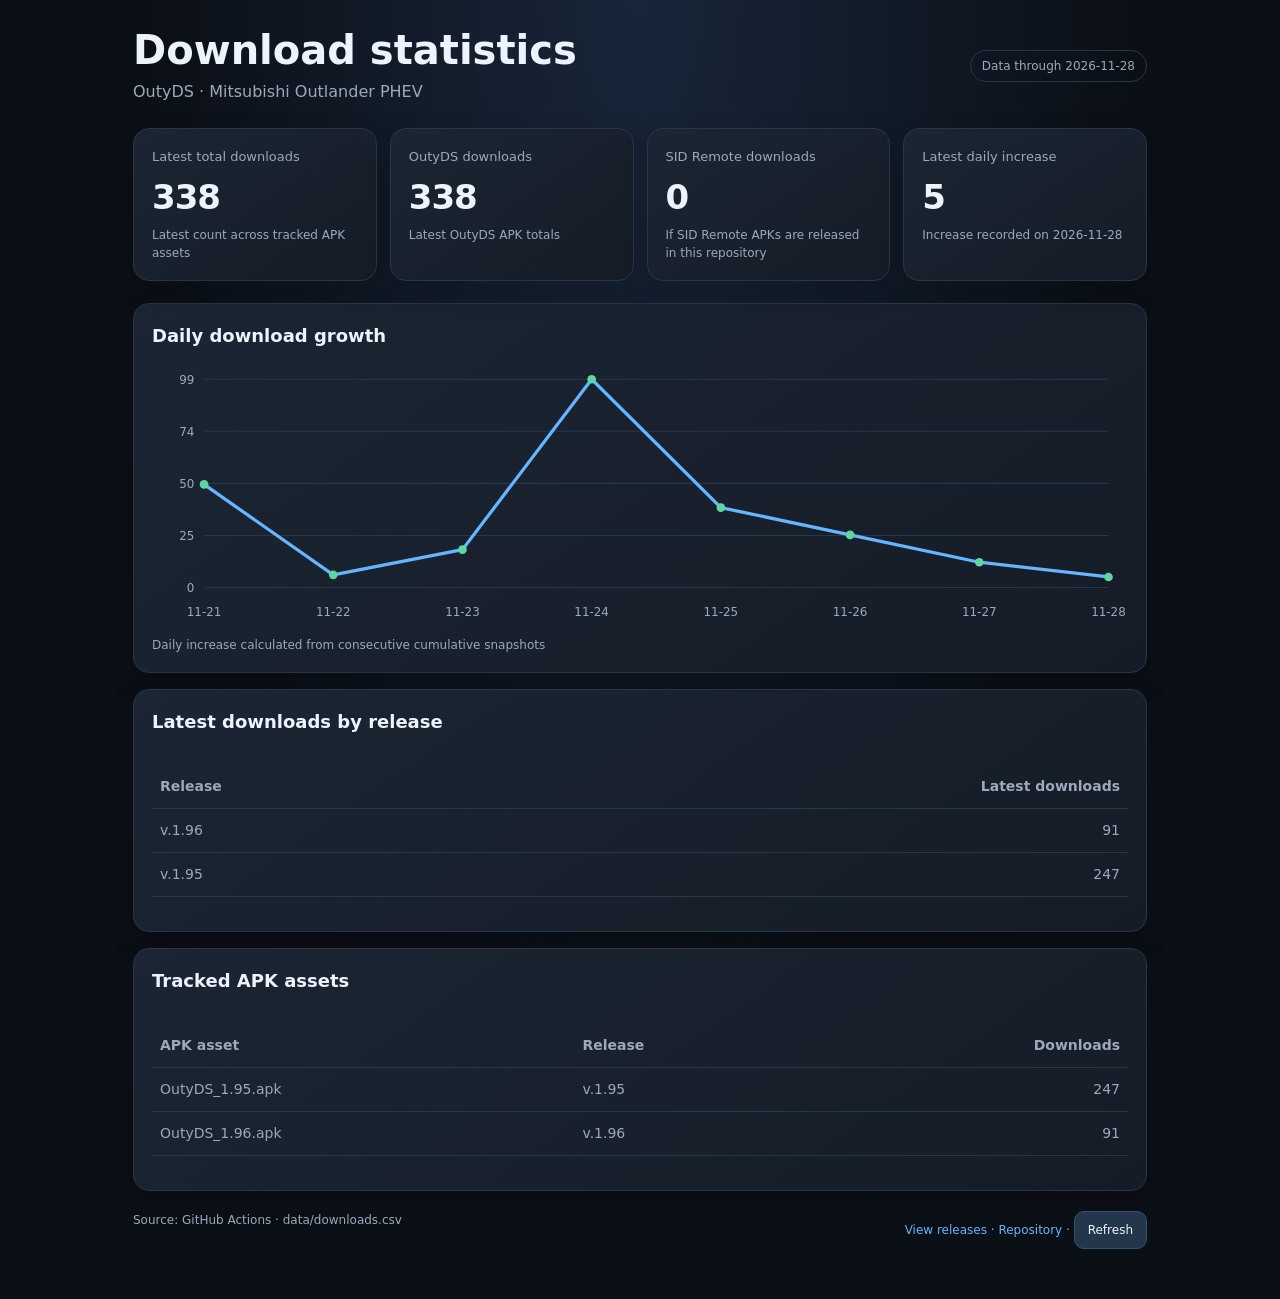
<file: index.html>
<!doctype html>
<html lang="en">
<head>
<meta charset="utf-8">
<meta name="viewport" content="width=device-width,initial-scale=1">
<meta name="theme-color" content="#10141d">
<title>OutyDS · Download Statistics</title>
<style>
:root {
  color-scheme: dark;
  --bg:#0b0f16;
  --panel:#151c27;
  --panel2:#1b2533;
  --text:#edf3fb;
  --muted:#9ba9ba;
  --line:#293647;
  --accent:#65b5ff;
  --green:#5ed6a0;
}
* {box-sizing:border-box}
body {
  margin:0;
  background:radial-gradient(ellipse at top,#18263a 0,#0b0f16 55%);
  color:var(--text);
  font:16px/1.5 system-ui,-apple-system,Segoe UI,Roboto,sans-serif;
}
main {max-width:1050px;margin:auto;padding:28px 18px 50px}
header {
  display:flex;justify-content:space-between;
  align-items:center;gap:16px;margin-bottom:24px
}
h1 {font-size:clamp(27px,5vw,40px);line-height:1.1;margin:0}
h2 {font-size:18px;margin:0 0 14px}
.sub {color:var(--muted);margin:8px 0 0}
.pill {
  border:1px solid var(--line);border-radius:99px;
  padding:6px 11px;color:var(--muted);
  font-size:12px;white-space:nowrap
}
.grid {
  display:grid;grid-template-columns:repeat(4,minmax(0,1fr));
  gap:13px;margin:22px 0
}
.card {
  background:linear-gradient(145deg,var(--panel2),var(--panel));
  border:1px solid var(--line);border-radius:16px;
  padding:18px;min-width:0;box-shadow:0 10px 30px #0002
}
.metric-label {font-size:13px;color:var(--muted)}
.metric {
  font-size:clamp(25px,4vw,34px);font-weight:750;
  letter-spacing:-1px;margin-top:5px;overflow-wrap:anywhere
}
.metric-note {font-size:12px;color:var(--muted);margin-top:3px}
.panel {margin-top:16px}
.chart-wrap {width:100%;overflow:hidden}
.chart {width:100%;height:auto;display:block;min-height:170px}
.legend {
  display:flex;gap:18px;flex-wrap:wrap;
  color:var(--muted);font-size:12px;margin-top:8px
}
table {width:100%;border-collapse:collapse;font-size:14px}
th,td {text-align:left;padding:11px 8px;border-bottom:1px solid var(--line)}
th {color:var(--muted);font-weight:600}
td:last-child,th:last-child {text-align:right;font-variant-numeric:tabular-nums}
.empty {color:var(--muted);padding:16px 0}
.foot {
  color:var(--muted);font-size:12px;margin-top:20px;
  display:flex;justify-content:space-between;gap:12px;flex-wrap:wrap
}
a {color:var(--accent);text-decoration:none}
a:hover {text-decoration:underline}
.refresh {
  background:#23364c;border:1px solid #35516e;
  color:var(--text);border-radius:10px;padding:9px 13px;
  font:inherit;cursor:pointer
}
.error {color:#ffb4a9}
@media(max-width:720px) {
  main {padding:22px 13px 36px}
  .grid {grid-template-columns:repeat(2,minmax(0,1fr));gap:10px}
  .card {padding:14px}
  header {align-items:flex-start}
  .pill {font-size:11px}
}
@media(max-width:420px) {
  .pill {display:none}
  th,td {font-size:12px;padding:9px 5px}
}
</style>
</head>
<body>
<main>
<header>
  <div>
    <h1>Download statistics</h1>
    <p class="sub">OutyDS · Mitsubishi Outlander PHEV</p>
  </div>
  <span class="pill" id="updated">Loading data…</span>
</header>

<div class="grid">
  <section class="card">
    <div class="metric-label">Latest total downloads</div>
    <div class="metric" id="total">—</div>
    <div class="metric-note">Latest count across tracked APK assets</div>
  </section>
  <section class="card">
    <div class="metric-label">OutyDS downloads</div>
    <div class="metric" id="outy">—</div>
    <div class="metric-note">Latest OutyDS APK totals</div>
  </section>
  <section class="card">
    <div class="metric-label">SID Remote downloads</div>
    <div class="metric" id="sid">—</div>
    <div class="metric-note">If SID Remote APKs are released in this repository</div>
  </section>
  <section class="card">
    <div class="metric-label">Latest daily increase</div>
    <div class="metric" id="daily">—</div>
    <div class="metric-note" id="daily-note">Needs two daily snapshots</div>
  </section>
</div>

<section class="card panel">
  <h2>Daily download growth</h2>
  <div class="chart-wrap" id="chart">
    <div class="empty">Loading history…</div>
  </div>
  <div class="legend">Daily increase calculated from consecutive cumulative snapshots</div>
</section>

<section class="card panel">
  <h2>Latest downloads by release</h2>
  <div id="releases" class="empty">Loading…</div>
</section>

<section class="card panel">
  <h2>Tracked APK assets</h2>
  <div id="assets" class="empty">Loading…</div>
</section>

<div class="foot">
  <span>Source: GitHub Actions · data/downloads.csv</span>
  <span>
    <a href="https://github.com/cangri-outy/Outy/releases" target="_blank" rel="noopener">View releases</a>
    ·
    <a href="https://github.com/cangri-outy/Outy" target="_blank" rel="noopener">Repository</a>
    ·
    <button class="refresh" id="reload">Refresh</button>
  </span>
</div>
</main>

<script>
const CSV_URL='./data/downloads.csv';

const fmt=n=>Number(n||0).toLocaleString();

function parseCSV(text) {
  const lines=text.trim().split(/\r?\n/);
  if(lines.length<2)return[];
  const head=lines.shift().split(',').map(x=>x.trim());
  return lines.filter(Boolean).map(line=>{
    const c=line.split(',');
    const o={};
    head.forEach((h,i)=>o[h]=(c[i]||'').trim());
    o.downloads=Number(o.downloads)||0;
    return o;
  });
}

function dayGap(a,b) {
  return Math.round((Date.parse(b+'T00:00:00Z')-Date.parse(a+'T00:00:00Z'))/864e5);
}

function esc(s) {
  return String(s).replace(/[&<>"']/g,c=>({
    '&':'&amp;','<':'&lt;','>':'&gt;',
    '"':'&quot;',"'":'&#39;'
  }[c]));
}

function drawChart(days) {
  const el=document.getElementById('chart');

  if(!days.length) {
    el.innerHTML='<div class="empty">No daily history yet. A second daily snapshot is needed to calculate growth.</div>';
    return;
  }

  const W=900,H=245,L=48,R=18,T=15,B=38;
  const max=Math.max(1,...days.map(d=>d.count));
  const x=i=>L+(days.length===1?(W-L-R)/2:i*(W-L-R)/(days.length-1));
  const y=v=>T+(H-T-B)*(1-v/max);
  let grid='';

  for(let i=0;i<=4;i++) {
    const val=max*i/4,yy=y(val);
    grid+=`<line x1="${L}" y1="${yy}" x2="${W-R}" y2="${yy}" stroke="#293647"/>`;
    grid+=`<text x="${L-9}" y="${yy+4}" fill="#9ba9ba" font-size="11" text-anchor="end">${Math.round(val)}</text>`;
  }

  const labels=days.map((d,i)=>{
    if(days.length>9&&i%Math.ceil(days.length/6)!==0&&i!==days.length-1)return'';
    return`<text x="${x(i)}" y="${H-12}" fill="#9ba9ba" font-size="11" text-anchor="middle">${d.date.slice(5)}</text>`;
  }).join('');

  el.innerHTML=`<svg class="chart" viewBox="0 0 ${W} ${H}" role="img" aria-label="Daily APK download increase chart">
    ${grid}
    <polyline points="${days.map((d,i)=>x(i)+','+y(d.count)).join(' ')}" fill="none" stroke="#65b5ff" stroke-width="3" stroke-linecap="round" stroke-linejoin="round"/>
    ${days.map((d,i)=>`<circle cx="${x(i)}" cy="${y(d.count)}" r="4" fill="#5ed6a0"><title>${d.date}: ${d.count} new downloads</title></circle>`).join('')}
    ${labels}
  </svg>`;
}

async function load() {
  const updated=document.getElementById('updated');

  try {
    const res=await fetch(CSV_URL+'?v='+Date.now(),{cache:'no-store'});
    if(!res.ok)throw Error('Could not fetch CSV (HTTP '+res.status+')');

    const rows=parseCSV(await res.text()).filter(r=>/\.apk$/i.test(r.asset));
    if(!rows.length)throw Error('CSV has no download records yet.');

    rows.sort((a,b)=>
      a.date_utc.localeCompare(b.date_utc)||
      a.release.localeCompare(b.release)||
      a.asset.localeCompare(b.asset)
    );

    const latestMap=new Map();

    rows.forEach(r=>{
      const k=r.release+'|'+r.asset;
      const old=latestMap.get(k);
      if(!old||r.date_utc>=old.date_utc)latestMap.set(k,r);
    });

    const latest=[...latestMap.values()];

    const total=latest.reduce((s,r)=>s+r.downloads,0);
    const outy=latest.filter(r=>/outy/i.test(r.asset))
      .reduce((s,r)=>s+r.downloads,0);
    const sid=latest.filter(r=>/sid/i.test(r.asset))
      .reduce((s,r)=>s+r.downloads,0);

    document.getElementById('total').textContent=fmt(total);
    document.getElementById('outy').textContent=fmt(outy);
    document.getElementById('sid').textContent=fmt(sid);

    const prev=new Map();
    const dailyMap=new Map();

    rows.forEach(r=>{
      const k=r.release+'|'+r.asset;
      const p=prev.get(k);

      // growth is only computed between snapshots of consecutive calendar days;
      // a missing day is not shown as daily growth
      if(p&&dayGap(p.date_utc,r.date_utc)===1) {
        dailyMap.set(
          r.date_utc,
          (dailyMap.get(r.date_utc)||0)+Math.max(0,r.downloads-p.downloads)
        );
      }
      prev.set(k,r);
    });

    const days=[...dailyMap]
      .sort((a,b)=>a[0].localeCompare(b[0]))
      .map(([date,count])=>({date,count}));

    const last=days.at(-1);

    document.getElementById('daily').textContent=last?fmt(last.count):'—';
    document.getElementById('daily-note').textContent=
      last?'Increase recorded on '+last.date:
      'A second snapshot is needed to calculate growth';

    drawChart(days);

    const byRelease=new Map();

    latest.forEach(r=>{
      byRelease.set(r.release,(byRelease.get(r.release)||0)+r.downloads);
    });

    document.getElementById('releases').innerHTML=byRelease.size
      ?'<table><thead><tr><th>Release</th><th>Latest downloads</th></tr></thead><tbody>'+
       [...byRelease].sort((a,b)=>b[0].localeCompare(a[0]))
       .map(([v,n])=>'<tr><td>'+esc(v)+'</td><td>'+fmt(n)+'</td></tr>').join('')+
       '</tbody></table>'
      :'<div class="empty">No release data.</div>';

    document.getElementById('assets').innerHTML=
      '<table><thead><tr><th>APK asset</th><th>Release</th><th>Downloads</th></tr></thead><tbody>'+
      latest.sort((a,b)=>a.asset.localeCompare(b.asset))
      .map(r=>'<tr><td>'+esc(r.asset)+'</td><td>'+esc(r.release)+'</td><td>'+fmt(r.downloads)+'</td></tr>').join('')+
      '</tbody></table>';

    updated.textContent='Data through '+
      rows.reduce((m,r)=>r.date_utc>m?r.date_utc:m,'');

  } catch(e) {
    updated.textContent='Could not load data';
    document.getElementById('chart').innerHTML=
      '<div class="empty error">'+esc(e.message)+'</div>';
    document.getElementById('releases').textContent=
      'Check that data/downloads.csv is publicly readable.';
  }
}

document.getElementById('reload').addEventListener('click',load);
load();
</script>
</body>
</html>
</file>
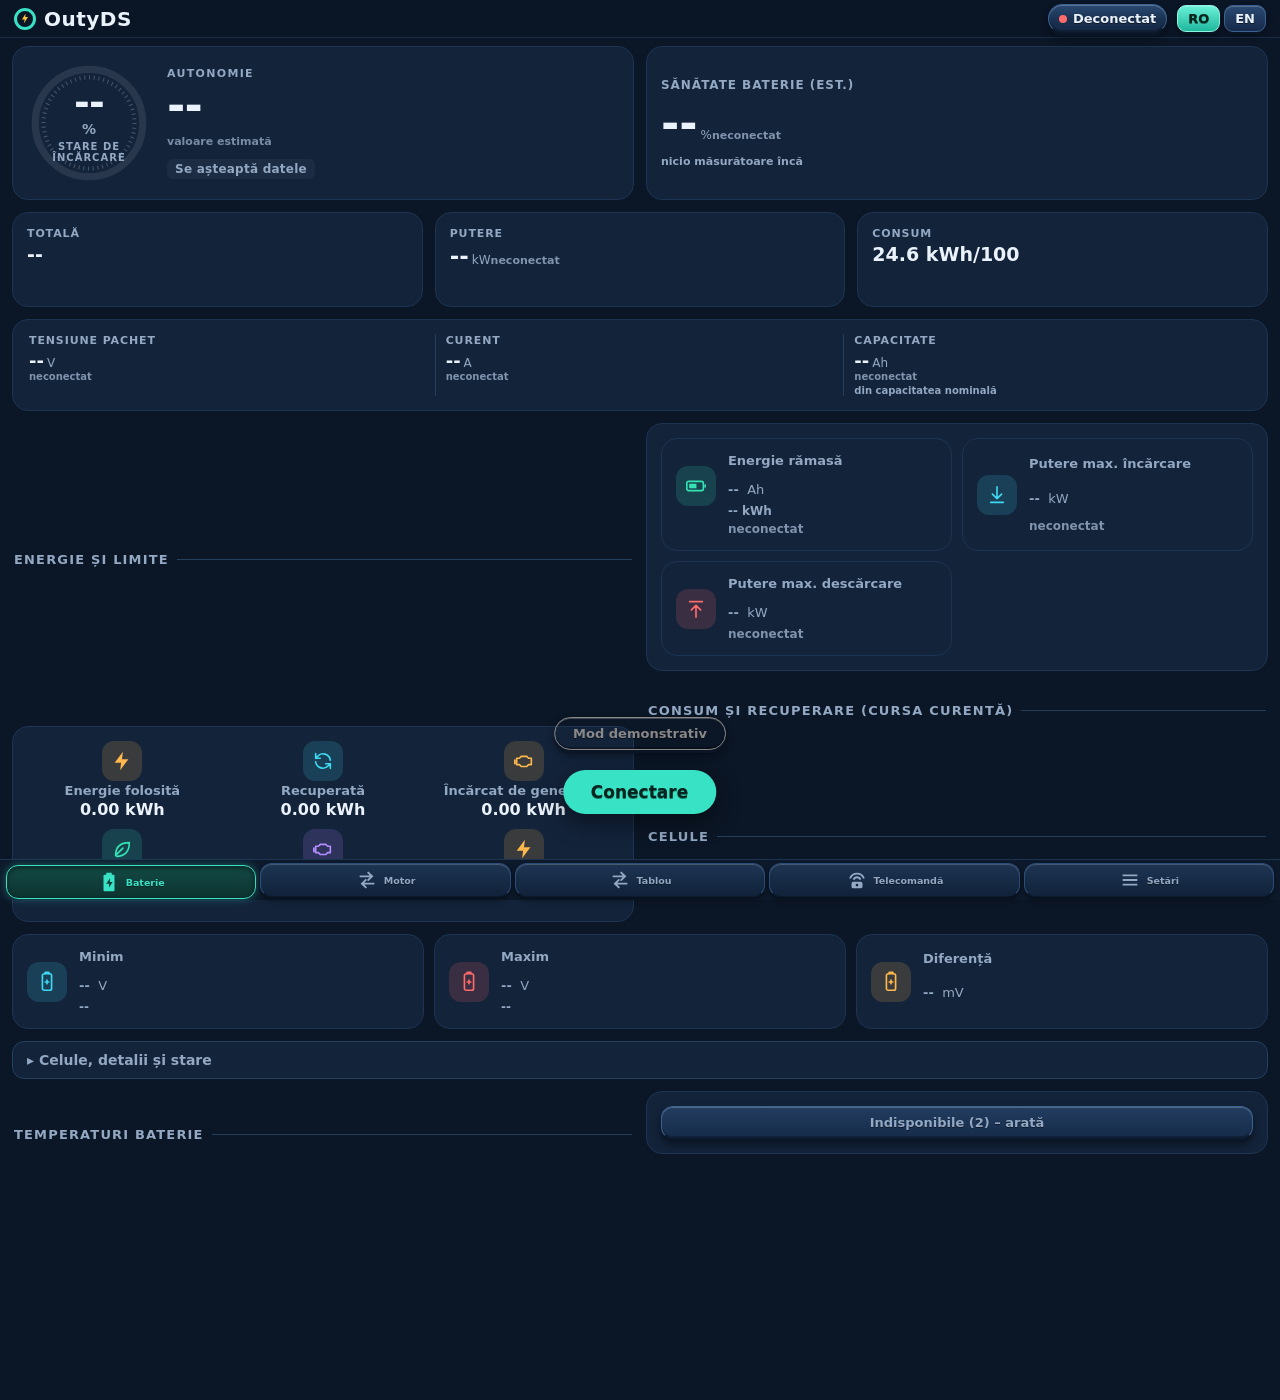
<file: app/assets/index.html>
<!doctype html>
<html lang="ro">
<head>
<meta charset="utf-8">
<meta name="viewport" content="width=device-width, initial-scale=1, viewport-fit=cover">
<meta http-equiv="Content-Security-Policy" content="default-src 'none'; script-src 'self'; style-src 'self' 'unsafe-inline'; img-src 'self' data: blob:; connect-src https://api.github.com https://api.open-meteo.com; worker-src blob:; frame-src 'self'; object-src 'none'; base-uri 'none'; form-action 'none'">
<title>OutyDS</title>
<link rel="stylesheet" href="style.css">
</head>
<body>
<svg width="0" height="0" style="position:absolute" aria-hidden="true"><symbol id="i-bt" viewBox="0 0 24 24" fill="none" stroke="currentColor" stroke-width="1.8" stroke-linecap="round" stroke-linejoin="round"><path d="m7 7 10 10-5 4V3l5 4L7 17"/></symbol><symbol id="i-car" viewBox="0 0 24 24" fill="none" stroke="currentColor" stroke-width="1.8" stroke-linecap="round" stroke-linejoin="round"><path d="M5 16V12l1.6-4.2A2 2 0 0 1 8.5 6.5h7a2 2 0 0 1 1.9 1.3L19 12v4M3.5 12h17M5 16h14v2.5H5z"/><circle cx="7.5" cy="14" r=".6" fill="currentColor"/><circle cx="16.5" cy="14" r=".6" fill="currentColor"/></symbol><symbol id="i-screen" viewBox="0 0 24 24" fill="none" stroke="currentColor" stroke-width="1.8" stroke-linecap="round" stroke-linejoin="round"><rect x="3" y="4" width="18" height="12" rx="2"/><path d="M9 20h6M12 16v4"/></symbol><symbol id="i-bars" viewBox="0 0 24 24" fill="none" stroke="currentColor" stroke-width="1.8" stroke-linecap="round" stroke-linejoin="round"><path d="M5 20v-6M12 20V9M19 20V4"/></symbol><symbol id="i-wrench" viewBox="0 0 24 24" fill="none" stroke="currentColor" stroke-width="1.8" stroke-linecap="round" stroke-linejoin="round"><path d="M14.7 6.3a1 1 0 0 0 0 1.4l1.6 1.6a1 1 0 0 0 1.4 0l3.77-3.77a6 6 0 0 1-7.94 7.94l-6.91 6.91a2.12 2.12 0 0 1-3-3l6.91-6.91a6 6 0 0 1 7.94-7.94z"/></symbol><symbol id="i-gear" viewBox="0 0 24 24" fill="none" stroke="currentColor" stroke-width="1.8" stroke-linecap="round" stroke-linejoin="round"><circle cx="12" cy="12" r="3"/><path d="M12 3v2.5M12 18.5V21M3 12h2.5M18.5 12H21M5.6 5.6l1.8 1.8M16.6 16.6l1.8 1.8M5.6 18.4l1.8-1.8M16.6 7.4l1.8-1.8"/></symbol><symbol id="i-bolt" viewBox="0 0 24 24" fill="none" stroke="currentColor" stroke-width="1.8" stroke-linecap="round" stroke-linejoin="round"><path d="M13 2 4 14h7l-1 8 9-12h-7z" fill="currentColor" stroke="none"/></symbol><symbol id="i-wave" viewBox="0 0 24 24" fill="none" stroke="currentColor" stroke-width="1.8" stroke-linecap="round" stroke-linejoin="round"><path d="M2 12c2-5 4-5 6 0s4 5 6 0 4-5 6 0"/></symbol><symbol id="i-batt" viewBox="0 0 24 24" fill="none" stroke="currentColor" stroke-width="1.8" stroke-linecap="round" stroke-linejoin="round"><rect x="2" y="7" width="18" height="10" rx="2"/><path d="M22 11v2"/></symbol><symbol id="i-battf" viewBox="0 0 24 24" fill="none" stroke="currentColor" stroke-width="1.8" stroke-linecap="round" stroke-linejoin="round"><rect x="2" y="7" width="18" height="10" rx="2"/><path d="M22 11v2"/><rect x="4.5" y="9.5" width="8" height="5" fill="currentColor" stroke="none"/></symbol><symbol id="i-down" viewBox="0 0 24 24" fill="none" stroke="currentColor" stroke-width="1.8" stroke-linecap="round" stroke-linejoin="round"><path d="M12 3v12M7 11l5 5 5-5M5 20h14"/></symbol><symbol id="i-up" viewBox="0 0 24 24" fill="none" stroke="currentColor" stroke-width="1.8" stroke-linecap="round" stroke-linejoin="round"><path d="M12 21V9M7 13l5-5 5 5M5 4h14"/></symbol><symbol id="i-gauge" viewBox="0 0 24 24" fill="none" stroke="currentColor" stroke-width="1.8" stroke-linecap="round" stroke-linejoin="round"><path d="M4 18a8 8 0 1 1 16 0M12 18l4-6"/></symbol><symbol id="i-eng" viewBox="0 0 24 24" fill="none" stroke="currentColor" stroke-width="1.8" stroke-linecap="round" stroke-linejoin="round"><path d="M4 9h3l2-2h6l2 2h3v7h-3l-2 2H9l-2-2H4zM2 11v4"/></symbol><symbol id="i-therm" viewBox="0 0 24 24" fill="none" stroke="currentColor" stroke-width="1.8" stroke-linecap="round" stroke-linejoin="round"><path d="M10 14V5a2 2 0 0 1 4 0v9a4 4 0 1 1-4 0z"/></symbol><symbol id="i-fuel" viewBox="0 0 24 24" fill="none" stroke="currentColor" stroke-width="1.8" stroke-linecap="round" stroke-linejoin="round"><path d="M5 21V4a1 1 0 0 1 1-1h8a1 1 0 0 1 1 1v17M4 21h12M15 8h2.5a1.5 1.5 0 0 1 1.5 1.5V16a1.5 1.5 0 0 0 3 0V9l-3-3"/></symbol><symbol id="i-drop" viewBox="0 0 24 24" fill="none" stroke="currentColor" stroke-width="1.8" stroke-linecap="round" stroke-linejoin="round"><path d="M12 3c4 5 6 8 6 11a6 6 0 0 1-12 0c0-3 2-6 6-11z"/></symbol><symbol id="i-road" viewBox="0 0 24 24" fill="none" stroke="currentColor" stroke-width="1.8" stroke-linecap="round" stroke-linejoin="round"><path d="M7 3 4 21M17 3l3 18M12 5v3M12 11v3M12 17v3"/></symbol><symbol id="i-leaf" viewBox="0 0 24 24" fill="none" stroke="currentColor" stroke-width="1.8" stroke-linecap="round" stroke-linejoin="round"><path d="M5 19C5 10 10 5 20 5c0 10-5 15-14 15M5 19l8-8"/></symbol><symbol id="i-regen" viewBox="0 0 24 24" fill="none" stroke="currentColor" stroke-width="1.8" stroke-linecap="round" stroke-linejoin="round"><path d="M20 11a8 8 0 0 0-14-4L4 9M4 4v5h5M4 13a8 8 0 0 0 14 4l2-2M20 20v-5h-5"/></symbol><symbol id="i-heart" viewBox="0 0 24 24" fill="none" stroke="currentColor" stroke-width="1.8" stroke-linecap="round" stroke-linejoin="round"><path d="M12 21C5 15 3 11 3 8a4.5 4.5 0 0 1 9-1 4.5 4.5 0 0 1 9 1c0 3-2 7-9 13z" fill="currentColor" stroke="none"/></symbol><symbol id="i-fan" viewBox="0 0 24 24" fill="none" stroke="currentColor" stroke-width="1.8" stroke-linecap="round" stroke-linejoin="round"><circle cx="12" cy="12" r="2"/><path d="M12 10C11 5 14 3 16 5s0 5-4 5zM14 12c5-1 7 2 5 4s-5 0-5-4zM12 14c1 5-2 7-4 5s0-5 4-5zM10 12c-5 1-7-2-5-4s5 0 5 4z"/></symbol><symbol id="i-clock" viewBox="0 0 24 24" fill="none" stroke="currentColor" stroke-width="1.8" stroke-linecap="round" stroke-linejoin="round"><circle cx="12" cy="12" r="9"/><path d="M12 7v5l3 2"/></symbol><symbol id="i-cell" viewBox="0 0 24 24" fill="none" stroke="currentColor" stroke-width="1.8" stroke-linecap="round" stroke-linejoin="round"><rect x="7" y="3" width="10" height="18" rx="2"/><path d="M10 3V1.5h4V3M10 12h4M12 10v4"/></symbol></svg>
<header class="top">
  <div class="brand"><span class="logo" aria-hidden="true"></span><span>OutyDS</span></div>
  <button id="connPill" class="pill" type="button"><span class="dot"></span><span id="connText" data-i18n="disconnected">Deconectat</span></button>
  <div class="lang" role="group" aria-label="Limbă" data-i18n-aria="ariaLang">
    <button type="button" data-lang="ro">RO</button>
    <button type="button" data-lang="en">EN</button>
  </div>
</header>

<div id="banner" class="banner" hidden></div>
<div id="alerts" class="alerts" hidden></div>

<main>
  <!-- BATTERY -->
  <section class="screen active" data-screen="battery">
    <div class="bHero card">
      <div class="bTop">
        <div class="socRing">
          <svg viewBox="0 0 120 120" aria-hidden="true">
            <circle cx="60" cy="60" r="44" class="ringTicks"/>
            <circle cx="60" cy="60" r="52" class="ringBg"/>
            <circle cx="60" cy="60" r="52" class="ringFg" id="socArc"/>
          </svg>
          <div class="socText"><b id="soc">--</b><small>%</small><span data-i18n="soc">Stare de încărcare</span></div>
        </div>
        <div class="bRange" id="rangeCard">
          <span class="bCap" data-i18n="range">Autonomie</span>
          <b id="rgEv" class="bBig">--</b>
          <span class="bConf" id="rgInt"></span>
          <span class="bSrc" id="rgSrc"></span>
          <div class="flowTag" id="flowTag" data-i18n="waiting">Se așteaptă datele</div>
        </div>
      </div>
      <div class="bTiles">
        <div class="bT"><span data-i18n="soh">Sănătate baterie</span><b><span id="soh">--</span><small>%</small></b><em class="src" id="sohSrc"></em></div>
        <div class="bT"><span data-i18n="rangeTot">Totală</span><b id="rgTot">--</b></div>
        <div class="bT"><span data-i18n="power">Putere</span><b><span id="power">--</span><small>kW</small></b><svg id="spPow" class="spark" viewBox="0 0 120 26" preserveAspectRatio="none" aria-hidden="true"></svg></div>
        <div class="bT"><span data-i18n="rangeCons">Consum</span><b id="rgCons">--</b></div>
      </div>
      <div class="bLive">
        <div><span data-i18n="packV">Tensiune pachet</span><b><span id="packV">--</span><small>V</small></b></div>
        <div><span data-i18n="current">Curent</span><b><span id="current">--</span><small>A</small></b></div>
        <div><span data-i18n="capacity">Capacitate</span><b><span id="capAh">--</span><small>Ah</small></b><em data-i18n="ofNominal">din 40 Ah nominal</em></div>
      </div>
    </div>
    <h2 class="secHead" data-i18n="gBatEnergy">Energie și limite</h2>
    <div class="card grp" id="battFold">
<div class="grid">
      <div class="card stat hasIc"><i class="ci c-green"><svg><use href="#i-battf"/></svg></i><span data-i18n="remaining">Energie rămasă</span><b><span id="remAh">--</span> <small>Ah</small></b><em id="remKwh">-- kWh</em></div>
      <div class="card stat hasIc"><i class="ci c-cyan"><svg><use href="#i-down"/></svg></i><span data-i18n="maxIn">Putere max. încărcare</span><b><span id="maxIn">--</span> <small>kW</small></b></div>
      <div class="card stat hasIc"><i class="ci c-red"><svg><use href="#i-up"/></svg></i><span data-i18n="maxOut">Putere max. descărcare</span><b><span id="maxOut">--</span> <small>kW</small></b></div>
    </div>
        </div>
    <div id="chgWrap"><div class="card" id="chgCard" hidden>
      <div class="tripHead"><h3 data-i18n="charging">Încărcare în curs</h3></div>
      <div class="tripGrid">
        <div class="hasIc"><i class="ci c-green"><svg><use href="#i-bolt"/></svg></i><span data-i18n="added">Adăugat</span><b id="cgKwh">--</b></div>
        <div class="hasIc"><i class="ci c-blue"><svg><use href="#i-clock"/></svg></i><span data-i18n="duration">Durată</span><b id="cgTime">--</b></div>
        <div class="hasIc"><i class="ci c-cyan"><svg><use href="#i-clock"/></svg></i><span data-i18n="cgRemL">Până la 100%</span><b id="cgRem">--</b></div>
        <div class="hasIc"><i class="ci c-purple"><svg><use href="#i-bolt"/></svg></i><span data-i18n="cgTypeL">Tip</span><b id="cgType">AC</b></div>
        <div class="hasIc"><i class="ci c-blue"><svg><use href="#i-clock"/></svg></i><span data-i18n="cgMsL">Timp la 60/80/90/100%</span><b id="cgMs">--</b></div>
        <div class="hasIc"><i class="ci c-amber"><svg><use href="#i-bolt"/></svg></i><span data-i18n="cgCostL">Cost</span><b id="cgCost">--</b></div>
        <div style="display:none"><span data-i18n="soc">Stare de încărcare</span><b id="cgSoc">--</b></div>
        <div style="display:none"><span data-i18n="power">Putere</span><b id="cgPow">--</b></div>
      </div>
    </div>
    </div>
    <h2 class="secHead" data-i18n="gBatTrip">Consum și recuperare (cursa curentă)</h2>
    <div class="card grp">
      <div class="tripGrid">
        <div class="hasIc"><i class="ci c-amber"><svg><use href="#i-bolt"/></svg></i><span data-i18n="energyUsed">Energie folosită</span><b id="tKwh">0.00 kWh</b></div>
        <div class="hasIc"><i class="ci c-cyan"><svg><use href="#i-regen"/></svg></i><span data-i18n="regen">Recuperată</span><b id="tRegen">0.00 kWh</b></div>
        <div class="hasIc"><i class="ci c-amber"><svg><use href="#i-eng"/></svg></i><span data-i18n="genKwh">Încărcat de generator</span><b id="tGen">0.00 kWh</b></div>
        <div class="hasIc"><i class="ci c-green"><svg><use href="#i-leaf"/></svg></i><span data-i18n="evShare">Electric</span><b id="tEv">--</b></div>
        <div class="hasIc"><i class="ci c-purple"><svg><use href="#i-eng"/></svg></i><span data-i18n="tMotL">Motor față / spate</span><b id="tMot">--</b></div>
        <div class="hasIc"><i class="ci c-amber"><svg><use href="#i-bolt"/></svg></i><span data-i18n="tCostL">Cost cursă</span><b id="tCost">--</b></div>
        <div class="hasIc" style="display:none"><i class="ci c-purple"><svg><use href="#i-wave"/></svg></i><span data-i18n="avgEnergy">Medie energie</span><b id="tAvgE">--</b></div>
      </div>
    </div>
    <!-- cells (merged into the battery screen) -->

    <h2 class="secHead" data-i18n="gCells">Celule</h2>
    <div class="grid three">
      <div class="card stat hasIc"><i class="ci c-cyan"><svg><use href="#i-cell"/></svg></i><span data-i18n="cellMin">Minim</span><b><span id="cMin">--</span> <small>V</small></b><em id="cMinId">--</em></div>
      <div class="card stat hasIc"><i class="ci c-red"><svg><use href="#i-cell"/></svg></i><span data-i18n="cellMax">Maxim</span><b><span id="cMax">--</span> <small>V</small></b><em id="cMaxId">--</em></div>
      <div class="card stat hasIc"><i class="ci c-amber"><svg><use href="#i-cell"/></svg></i><span data-i18n="cellDiff">Diferență</span><b><span id="cDiff">--</span> <small>mV</small></b><em id="cDiffNote"></em></div>
    </div>
        <details class="fold" id="cellsFold"><summary data-i18n="cellsFold">Celule, detalii și stare</summary>
<div class="seg" id="cellSubSeg"><button type="button" data-sub="cells" class="on" data-i18n="subCells">Celule</button><button type="button" data-sub="cond" data-i18n="tabCond">Stare</button></div>
    <div id="subCells">
    <div class="card">
      <div class="tripHead"><h3 data-i18n="cells80">Cele 80 de celule</h3><span class="muted" id="cellsAge" data-i18n="cellsHint">Se citesc cât timp ecranul este deschis</span></div>
      <div class="seg" id="cellViewSeg"><button type="button" data-cv="v" data-i18n="cellByV">Voltaj</button><button type="button" data-cv="t" data-i18n="cellByT">Temperatură</button></div>
      <div id="cellGrid" class="cellGrid cellMix"></div>
      <p class="muted small" id="cellInfo" style="text-align:center;margin:6px 0 0"></p>
      <div class="legend"><span class="lo" data-i18n="lowest">cea mai joasă</span><span class="hi" data-i18n="highest">cea mai înaltă</span></div>
    </div>
    <div class="card">
      <h3 data-i18n="battDetail">Detalii baterie</h3>
      <div class="tripGrid detail">
        <div><span data-i18n="bdAvg">Tensiune medie</span><b id="bdAvg">--</b></div>
        <div><span data-i18n="bdTarget">Țintă echilibrare</span><b id="bdTarget">--</b></div>
        <div><span data-i18n="bdLimit">Limită dezechilibru</span><b id="bdLimit">--</b></div>
        <div><span data-i18n="bdResMax">Rezistență max.</span><b id="bdResMax">--</b></div>
        <div><span data-i18n="bdResMin">Rezistență min.</span><b id="bdResMin">--</b></div>
        <div><span data-i18n="bdResDiff">Diferență rezist.</span><b id="bdResDiff">--</b></div>
        <div><span data-i18n="bdTMax">Temp. max. baterie</span><b id="bdTMax">--</b></div>
        <div><span data-i18n="bdTMin">Temp. min. baterie</span><b id="bdTMin">--</b></div>
        <div><span data-i18n="bdFan">Ventilator răcire</span><b id="bdFan">--</b></div>
        <div><span data-i18n="bdIg">Alimentare contact</span><b id="bdIg">--</b></div>
        <div><span data-i18n="bdOr">Alimentare OR</span><b id="bdOr">--</b></div>
        <div><span data-i18n="bdEvSup">Unitate EV: alimentare</span><b id="bdEvSup">--</b></div>
        <div><span data-i18n="bdEvIg">Unitate EV: contact</span><b id="bdEvIg">--</b></div>
        <div><span data-i18n="bdThermal">Stare termică baterie</span><b id="bdThermal">--</b></div>
        <div><span data-i18n="bdChg100">Încărcări 100 V</span><b id="bdChg100">--</b></div>
        <div><span data-i18n="bdChg200">Încărcări 200 V</span><b id="bdChg200">--</b></div>
      </div>
      <p class="muted small" data-i18n="bdNote">Valori din semnale comunitare aflate în testare; „--” înseamnă că mașina nu le trimite.</p>
    </div>
    <div class="card" id="dbCard" hidden>
      <h3 data-i18n="dbT">Istoric capacitate baterie (DBCAM)</h3>
      <div id="dbList" class="dbList"></div>
      <p class="muted small" data-i18n="dbNote">10 măsurători memorate de BMU.</p>
      <p class="small dbHint" id="dbHint"></p>
    </div>
    <div class="card" id="cmuCard" hidden>
      <h3 data-i18n="cmuT">Module de celule (CMU, V)</h3>
      <div id="cmuGrid" class="cellGrid cmu"></div>
    </div>
    </div>
    <div id="subCond" hidden>
<div class="card">
      <div class="tripHead"><h3 data-i18n="condTitle">Starea bateriei</h3><button type="button" id="condSave" data-i18n="condSave">Salvează citirea</button></div>
      <div class="tripGrid detail">
        <div style="display:none"><span data-i18n="soc">Stare de încărcare</span><b id="cdSoc">--</b></div>
        <div><span data-i18n="condRaw">SoC BMU (brut)</span><b id="cdRaw">--</b></div>
        <div><span data-i18n="condCap">Capacitate BMU</span><b id="cdCap">--</b></div>
        <div style="display:none"><span data-i18n="condSoh">Sănătate (BMU)</span><b id="cdSoh">--</b></div>
        <div><span data-i18n="condLast">Ultima măsurătoare</span><b id="cdLast">--</b></div>
        <div><span data-i18n="condCycles">Cicluri echivalente</span><b id="cdCyc">--</b></div>
        <div><span data-i18n="condAcdc">Încărcat AC/DC (BMU, total)</span><b id="cdAcdc">--</b></div>
        <div><span data-i18n="condDcdc">Încărcat DC/DC (BMU, total)</span><b id="cdDcdc">--</b></div>
      </div>
      <p class="muted small" data-i18n="condHow">Capacitatea se măsoară la o încărcare de la priză: Ah intrați în baterie împărțiți la creșterea SoC (minim 15 puncte). Fără o încărcare nu afișăm un număr măsurat.</p>
    </div>
    <div class="card">
      <div class="tripHead"><h3 data-i18n="dayTitle">Raport zilnic al stării bateriei</h3></div>
      <div id="dayTrend"></div>
      <div id="dayList"></div>
    </div>
    <div id="condList"></div>
      </div>
      </details>
    <h2 class="secHead" data-i18n="gBatTemp">Temperaturi baterie</h2>
    <div class="card grp" id="batTempCard">
      <div class="temps naGroup" id="naTempsBat">
          <div class="trow" data-k="batH"><span data-i18n="tBatH">Baterie HV – max</span><b id="tBatH">--</b><i class="tbar"><u></u></i></div>
          <div class="trow" data-k="batL"><span data-i18n="tBatL">Baterie HV – min</span><b id="tBatL">--</b><i class="tbar"><u></u></i></div>
        <button type="button" class="ghost naBtn" hidden></button>
      </div>
    </div>
  </section>

    

    

  <!-- FLOW -->
  <section class="screen" data-screen="flow">
    <div class="card flowCard">
      <div class="flowTitle"><b id="flowMode" data-i18n="waiting">Se așteaptă datele</b><span id="flowDesc"></span></div>
      <svg id="flowSvg" viewBox="0 0 360 232" aria-hidden="true" xmlns:xlink="http://www.w3.org/1999/xlink">
        <text x="30" y="229" class="axisLbl" id="lblFront" data-i18n="front">FAȚĂ</text>
        <image id="carImg" href="car_top.jpg" xlink:href="car_top.jpg" x="0" y="18" width="360" height="196.4" preserveAspectRatio="xMidYMid meet" style="mix-blend-mode:screen"/>
        <image id="engGlow" class="engGlow" href="engine_on.png" xlink:href="engine_on.png" x="0" y="18" width="360" height="196.4" preserveAspectRatio="xMidYMid meet" style="display:none"/>
        <defs><linearGradient id="bcGrad" x1="0" x2="1" y1="0" y2="0"><stop offset="0" stop-color="#45b0f9"/><stop offset="0.5" stop-color="#3384f8"/><stop offset="1" stop-color="#1d41f5"/></linearGradient></defs>
        <g id="batCells" transform="matrix(0 1.4938 -0.8556 0 389.9 -150.6)"><rect class="bcbg" x="154.4" y="181" width="48.2" height="90" rx="1.5"/><rect class="bc" id="bc0" x="155.4" y="182.0" width="46.2" height="3.6" rx="0.8"/><rect class="bc" id="bc1" x="155.4" y="187.6" width="46.2" height="3.6" rx="0.8"/><rect class="bc" id="bc2" x="155.4" y="193.2" width="46.2" height="3.6" rx="0.8"/><rect class="bc" id="bc3" x="155.4" y="198.8" width="46.2" height="3.6" rx="0.8"/><rect class="bc" id="bc4" x="155.4" y="204.4" width="46.2" height="3.6" rx="0.8"/><rect class="bc" id="bc5" x="155.4" y="210.0" width="46.2" height="3.6" rx="0.8"/><rect class="bc" id="bc6" x="155.4" y="215.6" width="46.2" height="3.6" rx="0.8"/><rect class="bc" id="bc7" x="155.4" y="221.2" width="46.2" height="3.6" rx="0.8"/><rect class="bc" id="bc8" x="155.4" y="226.8" width="46.2" height="3.6" rx="0.8"/><rect class="bc" id="bc9" x="155.4" y="232.4" width="46.2" height="3.6" rx="0.8"/><rect class="bc" id="bc10" x="155.4" y="238.0" width="46.2" height="3.6" rx="0.8"/><rect class="bc" id="bc11" x="155.4" y="243.6" width="46.2" height="3.6" rx="0.8"/><rect class="bc" id="bc12" x="155.4" y="249.2" width="46.2" height="3.6" rx="0.8"/><rect class="bc" id="bc13" x="155.4" y="254.8" width="46.2" height="3.6" rx="0.8"/><rect class="bc" id="bc14" x="155.4" y="260.4" width="46.2" height="3.6" rx="0.8"/><rect class="bc" id="bc15" x="155.4" y="266.0" width="46.2" height="3.6" rx="0.8"/></g>
        <g id="engWheels" class="engWheels"><ellipse cx="88" cy="60" rx="24" ry="9"/><ellipse cx="88" cy="171" rx="24" ry="9"/></g>
        <path class="leader" d=""/>
        <g id="lEngGen" class="link"><path class="wire" d="M68 131 L66 142"/><circle class="pkt fwd" r="3"><animateMotion dur="0.6s" repeatCount="indefinite" path="M68 131 L66 142"/></circle></g>
        <g id="lEngAxle" class="link"><path class="wire" d="M88 116 L104 116"/><circle class="pkt fwd" r="3"><animateMotion dur="0.6s" repeatCount="indefinite" path="M88 116 L104 116"/></circle></g>
        <g id="lGenBat" class="link"><path class="wire" d="M76 158 L148 158 L158 148"/><circle class="pkt fwd" r="3"><animateMotion dur="0.8s" repeatCount="indefinite" path="M76 158 L148 158 L158 148"/></circle></g>
        <g id="lBatFront" class="link"><path class="wire" d="M156 116 L124 116"/><circle class="pkt fwd" r="3"><animateMotion dur="0.8s" repeatCount="indefinite" path="M156 116 L124 116"/></circle><circle class="pkt bwd" r="3"><animateMotion dur="0.8s" repeatCount="indefinite" keyPoints="1;0" keyTimes="0;1" calcMode="linear" path="M156 116 L124 116"/></circle></g>
        <g id="lFrontWheels" class="link"><path class="wire" d="M110 108 L90 84 L90 72 M110 124 L90 148 L90 160"/></g>
        <g id="lBatRear" class="link"><path class="wire" d="M237 118 L248 124"/><circle class="pkt fwd" r="3"><animateMotion dur="0.8s" repeatCount="indefinite" path="M237 118 L248 124"/></circle><circle class="pkt bwd" r="3"><animateMotion dur="0.8s" repeatCount="indefinite" keyPoints="1;0" keyTimes="0;1" calcMode="linear" path="M237 118 L248 124"/></circle></g>
        <g id="lRearWheels" class="link"><path class="wire" d="M254 112 L274 88 L274 72 M254 142 L274 152 L274 160"/></g>
        <g id="lPlugBat" class="link"><path class="wire" d="M326 118 L300 118 L300 150 L232 150"/><circle class="pkt fwd" r="3"><animateMotion dur="1.4s" repeatCount="indefinite" path="M326 118 L300 118 L300 150 L232 150"/></circle></g>
        <g id="tyMap">
          <image href="car_top.jpg" xlink:href="car_top.jpg" x="125" y="-61" width="110" height="60" preserveAspectRatio="xMidYMid meet" style="mix-blend-mode:screen"/>
          <path class="tmLine" d="M123 -50 L143 -47 M123 -12 L143 -13 M237 -50 L217 -47 M237 -12 L217 -13"/>
          <rect class="tmW" id="tmFR" x="143" y="-51" width="14" height="8" rx="2.5"/><rect class="tmW" id="tmFL" x="143" y="-17" width="14" height="8" rx="2.5"/>
          <rect class="tmW" id="tmRR" x="203" y="-51" width="14" height="8" rx="2.5"/><rect class="tmW" id="tmRL" x="203" y="-17" width="14" height="8" rx="2.5"/>
        </g>
        <g class="tyre" id="tyFL"><rect x="65" y="159" width="46" height="24" rx="6"/><text x="88" y="170" class="tp" id="tpFL">--</text><text x="88" y="180" class="tt" id="ttFL"></text><text x="88" y="0" class="tl" style="display:none">FL</text></g>
        <g class="tyre" id="tyFR"><rect x="65" y="48" width="46" height="24" rx="6"/><text x="88" y="59" class="tp" id="tpFR">--</text><text x="88" y="69" class="tt" id="ttFR"></text><text x="88" y="0" class="tl" style="display:none">FR</text></g>
        <g class="tyre" id="tyRL"><rect x="252" y="159" width="46" height="24" rx="6"/><text x="275" y="170" class="tp" id="tpRL">--</text><text x="275" y="180" class="tt" id="ttRL"></text><text x="275" y="0" class="tl" style="display:none">RL</text></g>
        <g class="tyre" id="tyRR"><rect x="252" y="48" width="46" height="24" rx="6"/><text x="275" y="59" class="tp" id="tpRR">--</text><text x="275" y="69" class="tt" id="ttRR"></text><text x="275" y="0" class="tl" style="display:none">RR</text></g>
        <g class="hl hlGen" id="cGen"><ellipse cx="66" cy="152" rx="14" ry="10"/></g>
        <g class="hl hlFront" id="cFront"><ellipse cx="112" cy="116" rx="20" ry="12"/></g>
        <g class="hl hlBat" id="cBat"><ellipse cx="196" cy="116" rx="44" ry="38"/></g>
        <g class="hl hlRear" id="cRear"><ellipse cx="252" cy="127" rx="13" ry="20"/></g>
        <g class="hl hlPlug" id="cPlug"><ellipse cx="331" cy="116" rx="8" ry="8"/></g>
        <g class="hl hlEng" id="cEng"><ellipse cx="70" cy="115" rx="24" ry="24"/></g>
        <g display="none"><rect id="batFill" x="0" y="0" width="0" height="0"/><text id="batPct">--%</text></g>
        <text x="330" y="229" class="axisLbl" id="lblRear" data-i18n="rear">SPATE</text>
      </svg>
      <div class="seg" id="flowImgSeg"><button type="button" data-fi="top" data-i18n="flowImgTop">Vedere de sus (raze X)</button><button type="button" data-fi="persp" data-i18n="flowImgPersp">Vedere 3D</button></div>
      <div class="flowStats" hidden>
        <div><span data-i18n="power">Putere</span><b id="fPower">-- kW</b></div>
        <div class="hasIc"><i class="ci c-blue"><svg><use href="#i-gauge"/></svg></i><span data-i18n="speed">Viteză</span><b id="fSpeed">-- km/h</b></div>
        <div class="hasIc"><i class="ci c-amber"><svg><use href="#i-eng"/></svg></i><span data-i18n="rpm">Turație motor</span><b id="fRpm">-- rpm</b></div>
      </div>
    </div>
    <div class="drive">
      <div class="dMode" hidden><b id="dMode" data-i18n="waiting">Se așteaptă datele</b></div>
      <div class="dSpeed"><b id="dSpeed">--</b><small class="uSpeed">km/h</small></div>
      <div class="pbar"><i id="pbNeg"></i><i id="pbPos"></i><u></u></div>
      <div class="dRow"><b id="dPower">--</b><small>kW</small></div>
      <div class="dRow2"><span data-i18n="rangeEv">Electrică</span> <b id="dRange">--</b></div>
      <div class="dRow2" style="display:none"><span data-i18n="instFuel">Consum instant</span> <b id="dInst">--</b></div>
      <div class="dGrid">
        <div class="hasIc"><i class="ci c-blue"><svg><use href="#i-batt"/></svg></i><span data-i18n="soc">Stare de încărcare</span><b><span id="dSoc">--</span>%</b><div class="lvlH" id="lvSoc"></div></div>
        <div class="hasIc"><i class="ci c-amber"><svg><use href="#i-fuel"/></svg></i><span data-i18n="fuelLevel">Combustibil</span><b><span id="dFuel">--</span>%</b><div class="lvlV" id="lvFuel"></div></div>
        <div class="hasIc"><i class="ci c-amber"><svg><use href="#i-eng"/></svg></i><span data-i18n="rpm">Turație motor</span><b id="dRpm">--</b><div class="lvlR" id="lvRpm"></div></div>
      </div>
    </div>
  
    <!-- engine, motors and climate (merged under the flow): state / measurements / motors / temperatures / HVAC -->
    <div class="engPart">
    <h2 class="secHead" data-i18n="gTripNow">Cursa curentă</h2>
    <div class="card grp trip">
      <div class="tripHead"><h3 data-i18n="gTripDrive">Deplasare</h3><button type="button" class="ghost" id="tripReset" data-i18n="reset">Resetează</button></div>
      <div class="tripGrid">
        <div class="hasIc"><i class="ci c-blue"><svg><use href="#i-road"/></svg></i><span data-i18n="distance">Distanță</span><b id="tDist">0.0 km</b></div>
        <div class="hasIc"><i class="ci c-blue"><svg><use href="#i-gauge"/></svg></i><span data-i18n="vMax">Viteză maximă</span><b id="tVMax">--</b></div>
        <div class="hasIc"><i class="ci c-cyan"><svg><use href="#i-bars"/></svg></i><span data-i18n="vAvg">Viteză medie</span><b id="tVAvg">--</b></div>
        <div class="hasIc"><i class="ci c-blue"><svg><use href="#i-wave"/></svg></i><span data-i18n="glideT">Rulare liberă</span><b id="tGlide">--</b></div>
        <div class="hasIc"><i class="ci c-amber"><svg><use href="#i-drop"/></svg></i><span data-i18n="avgFuel">Medie combustibil</span><b id="tAvgF">--</b></div>
        <div class="hasIc"><i class="ci c-green"><svg><use href="#i-up"/></svg></i><span data-i18n="tClimb">Urcare</span><b id="tClimb">--</b></div>
        <div class="hasIc"><i class="ci c-cyan"><svg><use href="#i-down"/></svg></i><span data-i18n="tDesc">Coborâre</span><b id="tDesc">--</b></div>
      </div>
    </div>
      <h2 class="secHead" data-i18n="gEngine">Motor termic</h2>
      <div class="grid">
        <div class="card stat hasIc" style="display:none"><i class="ci c-blue"><svg><use href="#i-gauge"/></svg></i><span data-i18n="speed">Viteză</span><b><span id="speed">--</span> <small class="uSpeed">km/h</small></b></div>
      </div>
      <div class="card grp" id="engStateCard">
        <h3 data-i18n="gEngState">Stare</h3>
        <div class="grid naGroup" id="naState">
          <div class="card stat hasIc"><i class="ci c-amber"><svg><use href="#i-eng"/></svg></i><span data-i18n="rpm">Turație motor</span><b><span id="rpm">--</span> <small>rpm</small></b><em id="engState">--</em></div>
          <div class="card stat hasIc"><i class="ci c-amber"><svg><use href="#i-fuel"/></svg></i><span data-i18n="fuelLevel">Combustibil</span><b><span id="fuel">--</span> <small>%</small></b><em id="fuelL">-- / 45 l</em></div>
          <div class="card stat hasIc"><i class="ci c-purple"><svg><use href="#i-bolt"/></svg></i><span data-i18n="volt12">Baterie 12 V</span><b><span id="volt12">--</span> <small>V</small></b></div>
          <div class="card stat hasIc"><i class="ci c-blue"><svg><use href="#i-road"/></svg></i><span data-i18n="odometer">Kilometraj</span><b><span id="odo">--</span> <small class="uDist">km</small></b></div>
          <button type="button" class="ghost naBtn" hidden></button>
        </div>
      </div>
      <div class="card grp" id="engMeasCard">
        <h3 data-i18n="gEngMeas">Măsurători</h3>
        <div class="grid naGroup" id="naMeas">
          <div class="card stat hasIc"><i class="ci c-red"><svg><use href="#i-therm"/></svg></i><span data-i18n="coolant">Temperatură motor</span><b><span id="coolant">--</span> <small class="uTemp">°C</small></b></div>
          <div class="card stat hasIc"><i class="ci c-amber"><svg><use href="#i-drop"/></svg></i><span data-i18n="fuelFlow">Debit combustibil</span><b><span id="fuelFlow">--</span> <small class="uFlow">l/h</small></b><em data-i18n="fromMaf">estimat din MAF</em></div>
          <div class="card stat hasIc"><i class="ci c-amber"><svg><use href="#i-gauge"/></svg></i><span data-i18n="instant">Consum instantaneu</span><b><span id="instant">--</span> <small class="uEco">l/100 km</small></b><svg id="spCons" class="spark" viewBox="0 0 120 26" preserveAspectRatio="none" aria-hidden="true"></svg></div>
          <button type="button" class="ghost naBtn" hidden></button>
        </div>
      </div>
      <div class="card grp" id="engTempCard">
        <h3 data-i18n="gEngTemp">Temperaturi motor</h3>
        <div class="temps naGroup" id="naTempsEng">
          <div class="trow" data-k="cool"><span data-i18n="tCool">Lichid răcire motor</span><b id="tCool">--</b><i class="tbar"><u></u></i></div>
          <div class="trow" data-k="iat"><span data-i18n="tIat">Aer admisie</span><b id="tIat">--</b><i class="tbar"><u></u></i></div>
          <button type="button" class="ghost naBtn" hidden></button>
        </div>
      </div>
      <div class="card grp" id="xpCard" hidden>
        <h3 data-i18n="xpTitle">Motor termic – date extra</h3>
        <p class="muted small" id="xpNone" data-i18n="xpNone" hidden>Mașina nu raportă date extra (încă).</p>
        <div class="tripGrid detail" id="xpGrid"></div>
      </div>
      <div class="card" id="extCard" hidden>
        <h3 data-i18n="extTitle">Semnale ECU extra</h3>
        <div class="tripGrid detail" id="extGrid"></div>
      </div>

      <h2 class="secHead" data-i18n="gMotors">Motoare electrice și generator</h2>
      <div id="motCard" hidden>
        <div class="grid3">
          <div class="card stat motC"><svg class="motArc" viewBox="0 0 40 40"><circle class="motArc-bg" cx="20" cy="20" r="17"/><circle class="motArc-fg" id="motFArc" cx="20" cy="20" r="17" pathLength="100" stroke-dasharray="100" stroke-dashoffset="100"/></svg><span data-i18n="motF">Motor față</span><b id="motF">--</b><em id="motFp">--</em></div>
          <div class="card stat motC"><svg class="motArc" viewBox="0 0 40 40"><circle class="motArc-bg" cx="20" cy="20" r="17"/><circle class="motArc-fg" id="motRArc" cx="20" cy="20" r="17" pathLength="100" stroke-dasharray="100" stroke-dashoffset="100"/></svg><span data-i18n="motR">Motor spate</span><b id="motR">--</b><em id="motRp">--</em></div>
          <div class="card stat motC"><svg class="motArc" viewBox="0 0 40 40"><circle class="motArc-bg" cx="20" cy="20" r="17"/><circle class="motArc-fg" id="motGArc" cx="20" cy="20" r="17" pathLength="100" stroke-dasharray="100" stroke-dashoffset="100"/></svg><span data-i18n="motG">Generator</span><b id="motG">--</b><em id="motGp">--</em></div>
        </div>
      </div>

      <h2 class="secHead" data-i18n="gClimate">Climă și temperaturi</h2>
      <div class="card grp" id="tempCard">
        <h3 data-i18n="gTemps">Temperaturi (aceeași scară)</h3>
        <div class="temps naGroup" id="naTemps">
          <div class="trow" data-k="amb"><span data-i18n="clAmb">Exterior</span><b id="clAmb">--</b><i class="tbar"><u></u></i></div>
          <div class="trow" data-k="int"><span data-i18n="clInt">Interior</span><b id="clInt">--</b><i class="tbar"><u></u></i></div>
          <div class="trow" data-k="drv"><span data-i18n="tSetD">Setat șofer</span><b id="tSetD">--</b><i class="tbar"><u></u></i></div>
          <div class="trow" data-k="pas"><span data-i18n="tSetP">Setat pasager</span><b id="tSetP">--</b><i class="tbar"><u></u></i></div>
          <button type="button" class="ghost naBtn" hidden></button>
        </div>
        <span id="clSet" hidden>--</span>
      </div>
      <div class="card grp" id="hvacCard">
        <h3 data-i18n="gHvac">A/C și încălzire</h3>
        <div class="hvacGrid naGroup" id="naHvac">
          <div class="hvacBox">
            <h4 data-i18n="clAc">Compresor A/C</h4>
            <div class="hasIc"><i class="ci c-cyan"><svg><use href="#i-fan"/></svg></i><span data-i18n="hStatus">Stare</span><b id="clAc">--</b></div>
            <div class="hasIc"><i class="ci c-cyan"><svg><use href="#i-fan"/></svg></i><span data-i18n="clRelay">Releu compresor (motor)</span><b id="clRelay">--</b></div>
            <div class="hasIc"><i class="ci c-blue"><svg><use href="#i-gauge"/></svg></i><span data-i18n="clPres">Presiune agent frigorific</span><b id="clPres">--</b></div>
            <div class="hasIc"><i class="ci c-cyan"><svg><use href="#i-therm"/></svg></i><span data-i18n="clEvap">Temp. evaporator (senzor termic aer)</span><b id="clEvap">--</b></div>
          </div>
          <div class="hvacBox">
            <h4 data-i18n="clHeat">Încălzitor electric</h4>
            <div class="hasIc"><i class="ci c-red"><svg><use href="#i-therm"/></svg></i><span data-i18n="hHeatW">Putere încălzitor</span><b id="clHeat">--</b></div>
            <div class="hasIc"><i class="ci c-purple"><svg><use href="#i-bolt"/></svg></i><span data-i18n="clPow">Putere climă</span><b id="clPow">--</b></div>
          </div>
          <button type="button" class="ghost naBtn" hidden></button>
        </div>
      </div>

      <details class="card fold" id="obdbFold"><summary data-i18n="obTitle">Diagnoză avansată (OBDb) – toate semnalele</summary>
        <p class="muted small" data-i18n="obHint">Se citesc doar cât timp lista e deschisă. Valorile sunt brute, din definițiile OBDb pentru Outlander PHEV.</p>
        <div id="obdbList"></div>
        <button type="button" id="obUnmuteAll" class="ghost" data-i18n="obUnmuteAll">Reactivează semnalele oprite</button>
      </details>
    </div>
  </section>


  <!-- SETTINGS / LOG -->
  <!-- REMOTE (WiFi) -->
  <section class="screen" data-screen="remote">
    <iframe id="remoteFrame" class="remoteFrame" src="remote.html" title="Telecomandă" data-i18n-title="tabRemote"></iframe>
  </section>

  <section class="screen" data-screen="more">
    <div class="setMenu" id="setMenu">
      <button type="button" class="setTile" data-page="conn"><i class="ci c-blue"><svg><use href="#i-bt"/></svg></i><span class="stT"><b data-i18n="setConn">Conexiune</b><small data-i18n="setConnS">Bluetooth, adaptor</small></span></button>
      <button type="button" class="setTile" data-page="veh"><i class="ci c-cyan"><svg><use href="#i-car"/></svg></i><span class="stT"><b data-i18n="setVeh">Vehicul</b><small data-i18n="setVehS">VIN, capacitate, alerte</small></span></button>
      <button type="button" class="setTile" data-page="disp"><i class="ci c-green"><svg><use href="#i-screen"/></svg></i><span class="stT"><b data-i18n="setDisp">Afișare</b><small data-i18n="setDispS">Temă, unități, limbă</small></span></button>
      <button type="button" class="setTile" data-page="rec"><i class="ci c-amber"><svg><use href="#i-bars"/></svg></i><span class="stT"><b data-i18n="setRec">Înregistrări baterie</b><small data-i18n="setRecS">Istoric, rapoarte, export</small></span></button>
      <button type="button" class="setTile" data-page="diag"><i class="ci c-red"><svg><use href="#i-wrench"/></svg></i><span class="stT"><b data-i18n="setDiag">Diagnoză</b><small data-i18n="setDiagS">Erori DTC, instrumente ECU</small></span></button>
      <button type="button" class="setTile" data-page="adv"><i class="ci c-purple"><svg><use href="#i-gear"/></svg></i><span class="stT"><b data-i18n="setAdv">Avansat</b><small data-i18n="setAdvS">Calibrare, consolă OBD</small></span></button>
      <button type="button" class="setTile" data-page="wifi"><i class="ci c-cyan"><svg><use href="#i-wave"/></svg></i><span class="stT"><b data-i18n="setWifi">Mașină WiFi</b><small data-i18n="setWifiS">Pairing și conectare Remote</small></span></button>
      <button type="button" class="setTile" data-page="upd"><i class="ci c-blue"><svg><use href="#i-gauge"/></svg></i><span class="stT"><b data-i18n="setUpd">Actualizări</b><small data-i18n="setUpdS">Verificare versiune nouă pe GitHub</small></span></button>
      <div class="card" id="supCard" style="grid-column:1/-1">
        <div class="small muted" data-i18n="supT">Susține outy</div>
        <div class="small muted" data-i18n="supHint" style="margin-top:4px">Aplicația e gratuită. Dacă vrei să ajuți, poți dona:</div>
        <div class="supRow"><span class="small">revolut.me/stefancangri</span><button type="button" class="ghost" id="supRevolut">Copiază</button></div>
        <div class="supRow"><span class="small">buymeacoffee.com/cangri</span><button type="button" class="ghost" id="supBmc">Copiază</button></div>
      </div>
    </div>
    <div class="setPage" id="pg_upd" hidden>
      <div class="pgHead"><button type="button" class="ghost pgBack" data-i18n="setBack">‹ Setări</button><h2 data-i18n="setUpd">Actualizări</h2></div>
      <div class="card">
        <p><span class="muted small" data-i18n="updCurL">Versiune instalată</span>: <b id="updCur">—</b></p>
        <label class="small muted" for="updRepo" data-i18n="updRepoL">Repo GitHub (owner/repo)</label>
        <input id="updRepo" type="text" autocapitalize="off" autocomplete="off" spellcheck="false" placeholder="owner/repo">
        <label class="small"><input id="updAuto" type="checkbox"> <span data-i18n="updAutoL">Verifică la pornire</span></label>
        <div class="row"><button type="button" id="updCheck" class="primary" data-i18n="updCheckL">Verifică acum</button></div>
        <progress id="updBar" max="100" value="0" hidden></progress>
        <p class="small" id="updMsg"></p>
      </div>
    </div>
    <div class="setPage" id="pg_wifi" hidden>
      <div class="pgHead"><button type="button" class="ghost pgBack" data-i18n="setBack">‹ Setări</button><h2 data-i18n="setWifi">Mașină WiFi</h2></div>
      <div class="card">
        <p class="muted small" data-i18n="wifiHelp">Conectează-te la WiFi-ul mașinii, apoi înregistrează telefonul (pairing).</p>
        <p><span class="muted small" data-i18n="wifiState">Stare</span>: <b id="wifiStatus">—</b></p>
        <div class="row">
          <button type="button" id="wifiConnect" class="primary" data-i18n="wifiConnect">Conectare WiFi mașină</button>
          <button type="button" id="wifiDisc" data-i18n="disconnect">Deconectare</button>
        </div>
        <div class="row"><button type="button" id="wifiPair" data-i18n="wifiPair">Pairing (înregistrează telefonul)</button></div>
        <p class="small" id="wifiPairMsg"></p><p class="muted small" id="wifiNote"></p>
        <div class="row"><button type="button" id="wifiCfg" class="ghost" data-i18n="wifiCfg">SSID, parolă și WiFi</button></div>
      </div>
    </div>
    <div class="setPage" id="pg_conn" hidden>
      <div class="pgHead"><button type="button" class="ghost pgBack" data-i18n="setBack">‹ Setări</button><h2 data-i18n="setConn">Conexiune</h2></div>
    <div class="card">
      <h3 data-i18n="adapter">Adaptor</h3>
      <p class="muted" id="savedDev"></p>
      <div class="row">
        <button type="button" id="btnPick" class="primary" data-i18n="chooseAdapter">Alege adaptorul</button>
        <button type="button" id="btnDisconnect" data-i18n="disconnect">Deconectare</button>
        <button type="button" id="btnDemo" class="ghost" data-i18n="demo">Mod demonstrativ</button>
      </div>
      <h3 class="sub" data-i18n="wobdT">Adaptor WiFi (ELM327)</h3>
      <p class="muted small" data-i18n="wobdHelp">Conectează telefonul la rețeaua WiFi a adaptorului, apoi apasă Conectare WiFi. Adresa implicită este 192.168.0.10:35000.</p>
      <label class="field"><span data-i18n="wobdHost">Adresă IP:port</span><input type="text" id="wobdHost" autocomplete="off" spellcheck="false" placeholder="192.168.0.10:35000" value="192.168.0.10:35000"></label>
      <div class="row"><button type="button" id="btnWifiObd" class="primary" data-i18n="wobdBtn">Conectare WiFi</button></div>
      <label class="check"><input type="checkbox" id="optAutoRec"> <span data-i18n="autoRec">Reconectare automată</span></label>
      <label class="field row"><span data-i18n="optKeep">Rămâne conectată în fundal (notificare + colectare cursă la 2 s)</span><input type="checkbox" id="optKeepAlive"></label>
      <label class="field row"><span data-i18n="optKeepScr">Ecran aprins cât timp e conectată</span><input type="checkbox" id="optKeepScr"></label>
      <label class="field row"><span data-i18n="optDimScr">Ecran întunecat (cu ecran aprins)</span><input type="checkbox" id="optDimScr"></label>
      <label class="field"><span data-i18n="speedSrc">Sursa vitezei</span><select id="optSpeedSrc"><option value="auto" data-i18n="spAuto">Automat (mașină + GPS)</option><option value="car" data-i18n="spCar">Doar mașina</option><option value="gps" data-i18n="spGps">Doar GPS</option></select></label>
    </div>
    </div>
    <div class="setPage" id="pg_veh" hidden>
      <div class="pgHead"><button type="button" class="ghost pgBack" data-i18n="setBack">‹ Setări</button><h2 data-i18n="setVeh">Vehicul</h2></div>
    <div class="card">
      <h3 data-i18n="vinT">Identificare vehicul</h3>
      <div class="row"><button type="button" id="vinRead" data-i18n="vinBtn">Citește VIN</button></div>
      <div id="vinOut" class="hlist small"></div>
      <label class="field"><span data-i18n="bornDate">Data fabricației bateriei (pentru vârstă)</span><input type="date" id="optBorn"></label>
      <label class="field"><span data-i18n="nominalAh">Capacitate nominală (Ah)</span><input type="number" id="optNominal" min="20" max="60" step="0.1"></label>
    </div>
    <div class="card">
      <h3 class="sub" data-i18n="alertsT">Alerte</h3>
      <label class="field"><span data-i18n="wDiff">Dezechilibru celule (mV)</span><input type="number" id="optWarnDiff" min="20" max="500" step="5"></label>
      <label class="field"><span data-i18n="w12">Baterie 12 V minim (V)</span><input type="number" id="optWarn12" min="9" max="13" step="0.1"></label>
      <label class="field"><span data-i18n="wTyre">Presiune minimă roți (psi)</span><input type="number" id="optWarnTyre" min="15" max="45" step="0.5"></label>
      <label class="field"><span data-i18n="wTemp">Temperatură motor max (°C)</span><input type="number" id="optWarnTemp" min="80" max="130" step="1"></label>
      <label class="field"><span data-i18n="wSocLow">Alertă SoC sub (%, 0 = oprit)</span><input type="number" id="optSocLow" min="0" max="60" step="1"></label>
      <label class="field"><span data-i18n="wSocHigh">Alertă SoC peste (%, 0 = oprit)</span><input type="number" id="optSocHigh" min="0" max="100" step="1"></label>
      <label class="field"><span data-i18n="wCellLow">Alertă celulă sub (V, 0 = oprit)</span><input type="number" id="optCellLow" min="0" max="4.3" step="0.01"></label>
      <label class="field"><span data-i18n="wCellHigh">Alertă celulă peste (V, 0 = oprit)</span><input type="number" id="optCellHigh" min="0" max="4.3" step="0.01"></label>
    </div>
    <div class="card">
      <h3 class="sub" data-i18n="costT">Costuri</h3>
      <label class="field"><span data-i18n="kwhCostL">Preț energie electrică / kWh</span><input type="number" id="optKwhCost" min="0" max="20" step="0.01"></label>
      <label class="field"><span data-i18n="fuelCostL">Preț combustibil / litru</span><input type="number" id="optFuelCost" min="0" max="50" step="0.01"></label>
      <label class="field"><span data-i18n="curL">Monedă</span><input type="text" id="optCur" maxlength="6"></label>
    </div>

    </div>
    <div class="setPage" id="pg_disp" hidden>
      <div class="pgHead"><button type="button" class="ghost pgBack" data-i18n="setBack">‹ Setări</button><h2 data-i18n="setDisp">Afișare</h2></div>
    <div class="card">
      <h3 data-i18n="setDisp">Afișare</h3>
      <label class="field"><span data-i18n="units">Unități</span><select id="optUnits"><option value="metric" data-i18n="metric">Metric (km, °C)</option><option value="imperial" data-i18n="imperial">Imperial (mi, °F)</option></select></label>
      <label class="field"><span data-i18n="theme">Temă</span><select id="optTheme"><option value="std" data-i18n="themeStd">Standard (bleumarin)</option><option value="oled" data-i18n="themeOled">OLED (negru)</option><option value="light" data-i18n="themeLight">Luminos (zi)</option><option value="auto" data-i18n="themeAuto">Automat (zi/noapte)</option></select></label>
      <label class="field"><span data-i18n="flowImg">Imaginea din Flux</span><select id="optFlowImg"><option value="top" data-i18n="flowImgTop">Vedere de sus (raze X)</option><option value="persp" data-i18n="flowImgPersp">Vedere 3D</option></select></label>
      <div class="field"><span data-i18n="lang">Limbă</span><div class="lang"><button type="button" data-lang="ro">RO</button><button type="button" data-lang="en">EN</button></div></div>
      <label class="field row"><span data-i18n="wxOnline">Vreme online în tablou (trimite coordonate GPS rotunjite la Open-Meteo) — Weather data by Open-Meteo.com</span><input type="checkbox" id="optWx"></label>
    </div>

    </div>
    <div class="setPage" id="pg_rec" hidden>
      <div class="pgHead"><button type="button" class="ghost pgBack" data-i18n="setBack">‹ Setări</button><h2 data-i18n="setRec">Înregistrări baterie</h2></div>
    <div class="card">
      <h3 data-i18n="setTrips">Curse</h3>
      <label class="check"><input type="checkbox" id="optAutoTrip"> <span data-i18n="autoTrip">Curse automate</span></label>
      <label class="field"><span data-i18n="tripGap">Cursa se încheie după oprire (min)</span><input type="number" id="optGap" min="1" max="30" step="1"></label>
    </div>
    <div class="card">
      <h3 data-i18n="gData">Date, rapoarte și copie de siguranță</h3>
      <h4 class="grpH" data-i18n="repTitle">Raport automat (salvat în folderul aplicației)</h4>
      <label class="field row"><span data-i18n="repAuto">Salvează automat raportul sesiunii (CSV) și starea bateriei (JSON)</span><input type="checkbox" id="optRepAuto"></label>
      <div class="row"><button type="button" id="repNow" data-i18n="repNow">Salvează acum</button></div>
      <p id="repInfo" class="muted small" style="word-break:break-all"></p>
      <h4 class="grpH" data-i18n="csvT">Export CSV</h4>
      <div class="row"><button type="button" id="csvTrips" data-i18n="csvTrips">Export curse (CSV)</button><button type="button" id="csvChg" data-i18n="csvChg">Export încărcări (CSV)</button><button type="button" id="csvDays" data-i18n="csvDays">Export stare baterie (CSV)</button></div>
      <p id="csvNote" class="muted small" hidden></p>
      <textarea id="csvOut" class="csvOut" rows="6" readonly hidden></textarea>
      <h4 class="grpH" data-i18n="backup">Copie de siguranță</h4>
      <p class="muted small" data-i18n="bkHint">Exportă curse, încărcări și setări ca text. Păstrează-l într-o notiță; restaurarea se face lipind textul aici.</p>
      <div class="row"><button type="button" id="bkExport" data-i18n="bkExport">Exportă</button></div>
      <p id="bkNote" class="muted small" hidden></p>
      <textarea id="bkArea" class="csvOut" rows="6" hidden></textarea>
      <div class="dangerZone">
        <h4 class="grpH" data-i18n="gDanger2">⚠ Zonă periculoasă – suprascrie datele</h4>
        <div class="row"><button type="button" id="bkImport" class="danger" data-i18n="bkImport">Restaurează</button></div>
      </div>
    </div>

    <div class="card">
      <h3 data-i18n="history">Istoric</h3>
      <h4 data-i18n="statsT">Statistici</h4>
      <select id="statPer"><option value="day" data-i18n="perDay">Pe zile</option><option value="week" data-i18n="perWeek">Pe săptămâni</option><option value="month" data-i18n="perMonth">Pe luni</option></select>
      <div id="statList" class="hlist"></div>
      <h4 data-i18n="tripsT">Curse</h4><div id="tripList" class="hlist"></div>
      <div id="tripDetail" class="tripDetail" hidden>
        <div class="tripHead"><h3 id="tdTitle"></h3><button type="button" class="ghost" id="tdClose" data-i18n="close">Închide</button></div>
        <p id="tdSum" class="muted small"></p>
        <div id="tdCmp" class="cmp"></div>
        <canvas id="tripChart" class="tripChart"></canvas>
        <p id="tdNoChart" class="muted small" data-i18n="noChart" hidden>Fără grafic pentru cursele vechi.</p>
      </div>
      <h4 data-i18n="chargesT">Încărcări</h4><p class="muted small" id="chgSum"></p><div id="chgList" class="hlist"></div>
    </div>

    </div>
    <div class="setPage" id="pg_diag" hidden>
      <div class="pgHead"><button type="button" class="ghost pgBack" data-i18n="setBack">‹ Setări</button><h2 data-i18n="setDiag">Diagnoză</h2></div>
    <div class="card" id="cnCard">
      <h3 data-i18n="cnT">Conexiune OBD</h3>
      <div><span data-i18n="cnLState">Stare</span><b id="cnState">--</b></div>
      <div><span data-i18n="cnLUp">Timp conectat</span><b id="cnUp">--</b></div>
      <div><span data-i18n="cnLRx">Ultimul mesaj de la adaptor</span><b id="cnRx">--</b></div>
      <div><span data-i18n="cnLData">Ultimele date de la mașină</span><b id="cnData">--</b></div>
      <div><span data-i18n="cnLDis">Deconectări (total)</span><b id="cnDis">--</b></div>
      <div><span data-i18n="cnLRec">Reconectări (total)</span><b id="cnRec">--</b></div>
      <div><span data-i18n="cnLErr">Ultimul eveniment de eroare</span><b id="cnErr">--</b></div>
      <p class="muted small" id="cnVerdict"></p>
    </div>
    <div class="card" id="dgCard">
      <h3 data-i18n="dgT">Diagnoză sisteme</h3>
      <p class="muted small" data-i18n="dgHint">Citește erorile de la toate modulele care răspund.</p>
      <div class="row dgBtns"><button type="button" id="dgScan" data-i18n="dgScanBtn">Scanează sisteme</button><button type="button" id="ecuScan" class="ghost" data-i18n="ecuScanBtn">Listă ECU (rapid)</button><button type="button" id="dgInfo" class="ghost" data-i18n="dgInfoBtn">Info ECU</button><button type="button" id="dgFf" class="ghost" data-i18n="dgFfBtn">Freeze frame + stare</button><button type="button" id="dgClearAll" class="ghost danger" data-i18n="dgClearAllBtn">Șterge toate codurile</button></div>
      <div id="dgProg" class="muted small dgProg"></div>
      <div id="ecuListOut" class="ecuList"></div>
      <div id="dgOut"></div>
      <div id="dgFfOut"></div>
      <div class="row dgBtns"><button type="button" id="dgCopy" class="ghost" data-i18n="dgCopyBtn">Copiază raport</button><button type="button" id="dgExport" class="ghost" data-i18n="dgExpBtn">Exportă raport</button></div>
    </div>
    <div class="card">
      <h3 data-i18n="dtcT">Coduri de eroare (DTC)</h3>
      <div class="row"><button type="button" id="dtcRead" data-i18n="dtcReadBtn">Citește erori</button></div>
      <div id="dtcOut" class="hlist muted small"></div>
      <div class="dangerZone">
        <h4 class="grpH" data-i18n="gDanger">⚠ Zonă periculoasă – modifică mașina sau datele</h4>
        <p class="muted small" data-i18n="gDangerHint">Operațiile de mai jos șterg date și nu pot fi anulate. Se cer doar cu mașina oprită.</p>
        <div class="row"><button type="button" id="dtcClear" class="danger" data-i18n="dtcClearBtn">Șterge erori</button></div>
      </div>
    </div>
    <details class="card fold tool" id="toolsFold"><summary><span class="advTag" data-i18n="advTag">AVANSAT</span> <span data-i18n="gTools">Instrumente de performanță și diagnostic</span></summary>
      <h4 class="grpH" data-i18n="snapTitle">Instantanee baterie (BMU)</h4>
      <div id="snapList" class="snapList"></div>
      <div class="row"><button type="button" id="snapNow" class="ghost" data-i18n="snapNowB">Salvează acum</button><button type="button" id="snapExport" class="ghost" data-i18n="diagExport">Exportă</button></div>

      <h4 class="grpH" data-i18n="pidTitle">Scanare PID</h4>
      <div class="row"><select id="pidMode" class="ghost"><option value="01" data-i18n="pidM01">Mode 01 – date curente</option><option value="02" data-i18n="pidM02">Mode 02 – cadru înghețat (freeze frame)</option></select></div>
      <pre id="pidOut" class="log" style="max-height:340px"></pre>
      <div class="row"><button type="button" id="pidScan" class="ghost" data-i18n="pidScanB">Scanează</button><button type="button" id="pidCopy" class="ghost" data-i18n="diagCopy">Copiază</button><button type="button" id="pidExport" class="ghost" data-i18n="diagExport">Exportă</button></div>

      <h4 class="grpH" data-i18n="pmTitle">Outy Performance Monitor</h4>
      <pre id="pmOut" class="log" style="max-height:420px"></pre>
      <div class="row"><button type="button" id="pmCopy" class="ghost" data-i18n="diagCopy">Copiază</button><button type="button" id="pmExport" class="ghost" data-i18n="diagExport">Exportă</button><button type="button" id="pmReset" class="ghost warn" data-i18n="pmReset">Resetează</button></div>

      <h4 class="grpH" data-i18n="diagTitle">Diagnostic compatibilitate</h4>
      <pre id="diagOut" class="log" style="max-height:340px"></pre>
      <div class="row"><button type="button" id="diagRun" data-i18n="diagRun">Rulează diagnosticul</button><button type="button" id="diagCopy" class="ghost" data-i18n="diagCopy">Copiază</button><button type="button" id="diagExport" class="ghost" data-i18n="diagExport">Exportă</button></div>

      <h4 class="grpH" data-i18n="tmTitle">Mapare roți (test de presiune)</h4>
      <p class="muted small" data-i18n="tmInfo">Aplicația află singură ce senzor aparține fiecărei roți: schimbi presiunea unei roți cu ~0,2 bar (3 psi), iar ea vede ce senzor s-a mișcat. Se salvează pentru mașina conectată (după VIN).</p>
      <div class="row"><button type="button" id="tmStart" data-i18n="tmStart">Pornește maparea</button></div>
      <p id="tmStatus" class="small"></p>
      <div id="tmWheels" class="hlist"></div>
      <h4 class="grpH" data-i18n="tyIdT">Poziție după ID senzor</h4>
      <p class="muted small" data-i18n="tyIdInfo">Opțional: introdu ID-ul senzorului (hex) pentru fiecare roată. Dacă ID-ul e găsit în datele TPMS, poziția se ia după el. Goală = maparea de mai sus.</p>
      <div class="row"><label data-i18n="tmW_fl">Față stânga</label><input type="text" id="tyId_fl" autocomplete="off" spellcheck="false" maxlength="16"></div>
      <div class="row"><label data-i18n="tmW_fr">Față dreapta</label><input type="text" id="tyId_fr" autocomplete="off" spellcheck="false" maxlength="16"></div>
      <div class="row"><label data-i18n="tmW_rl">Spate stânga</label><input type="text" id="tyId_rl" autocomplete="off" spellcheck="false" maxlength="16"></div>
      <div class="row"><label data-i18n="tmW_rr">Spate dreapta</label><input type="text" id="tyId_rr" autocomplete="off" spellcheck="false" maxlength="16"></div>
      <p class="muted small"><span data-i18n="tyIdSeenL">ID-uri detectate:</span> <span id="tyIdSeen">--</span></p>
      <div class="dangerZone">
        <h4 class="grpH" data-i18n="gDanger2">⚠ Zonă periculoasă – suprascrie datele</h4>
        <div class="row"><button type="button" id="tmReset" class="danger" data-i18n="tmReset">Șterge maparea</button></div>
      </div>
    </details>

    </div>
    <div class="setPage" id="pg_adv" hidden>
      <div class="pgHead"><button type="button" class="ghost pgBack" data-i18n="setBack">‹ Setări</button><h2 data-i18n="setAdv">Avansat</h2></div>
    <div class="card">
      <h3><span class="advTag" data-i18n="advTag">AVANSAT</span> <span data-i18n="setCal">Calibrare</span></h3>
      <details class="adv" id="advOpts" open><summary><span class="advTag" data-i18n="advTag">AVANSAT</span> <span data-i18n="advOpts">Avansat: calibrare automată</span></summary>
        <div class="muted" id="advState" style="font-size:12px;margin:6px 0"></div>
        <label class="check"><input type="checkbox" id="optInvert"> <span data-i18n="invertCurrent">Inversează semnul curentului bateriei</span></label>
        <p class="muted small" data-i18n="invertHint">Folosește opțiunea dacă la accelerare puterea apare negativă.</p>
        <label class="field"><span data-i18n="optPollMode">Ritm polling date lente</span><select id="optPollMode"><option value="auto" data-i18n="pmAuto">Automat</option><option value="slow" data-i18n="pmSlow">Lent</option><option value="fast" data-i18n="pmFast">Rapid</option></select></label>
        <label class="field"><span data-i18n="parKmh">Viteza de la care motorul termic antrenează roțile (km/h)</span><input type="number" id="optParKmh" min="40" max="120" step="1"></label>
        <button type="button" id="advReset" class="ghost warn" data-i18n="advReset">Resetează calibrarea automată</button>
      </details>
      <details class="adv" id="pidProfileDetails"><summary><span class="advTag" data-i18n="advTag">AVANSAT</span> <span data-i18n="pidProfT">Profil PID</span></summary>
        <div id="pidProfileBox">
          <p class="muted small" data-i18n="pidProfHint">Aplicația învață ce semnale răspund pe mașina ta.</p>
          <div id="pidProfileStats" class="wdList"></div>
          <div class="row"><button type="button" id="btnPidReset" class="ghost warn" data-i18n="btnPidReset">Resetează profilul PID</button></div>
          <p class="muted small" id="wdStatusLine"></p>
        </div>
      </details>

      <details class="adv" id="advConn" open><summary><span class="advTag" data-i18n="advTag">AVANSAT</span> <span data-i18n="advConnT">Protocol și modele speciale</span></summary>
        <label class="field row"><span data-i18n="optLean">Polling rapid</span><input type="checkbox" id="optLean"></label>
        <label class="field row"><span data-i18n="optM21">Model 2021+ (experimental): semnale pe 29 de biți, doar când stai pe loc</span><input type="checkbox" id="optM21"></label>
      </details>

    </div>
    <!-- ===== 4. OBD CONSOLE ===== -->
    <div class="card consoleCard">
      <h3><span class="advTag" data-i18n="advTag">AVANSAT</span> <span data-i18n="console">Consolă OBD</span></h3>
      <p class="muted small" data-i18n="consHint">Doar comenzi de citire (servicii 01, 09, 21, 22) și comenzi AT. Albastru = trimis, verde = răspuns, roșu = eroare / blocat.</p>
      <div class="row consIn"><input id="cmdIn" placeholder="ATI / 2101 ..." autocapitalize="characters" spellcheck="false"><button type="button" id="cmdSend" class="primary" data-i18n="send">Trimite</button></div>
      <pre id="log" class="log consLog"></pre>
      <div class="row"><button type="button" id="logCopy" class="primary" data-i18n="diagCopy">Copiază</button><button type="button" id="logExport" data-i18n="diagExport">Exportă</button><button type="button" id="logClear" class="ghost warn" data-i18n="clearLog">Golește jurnalul</button></div>
      <p class="muted small" data-i18n="logAllHint">Copiază / Exportă includ tot jurnalul sesiunii (până la 5000 de linii: cursă + comenzi manuale), nu doar ultimele 200 afișate.</p>
    </div>
    <p class="muted small about" data-i18n="about">OutyDS 1.97 — aplicație gratuită pentru Outlander PHEV (ani vizați: 2013–2018; verificată doar cu loguri de la o mașină din 2016). Software liber sub licență GNU GPL v3, fără nicio garanție; cod sursă: github.com/cangri-outy/Outy. Neoficial, neafiliat Mitsubishi Motors. Folosește-l pe propria răspundere — comenzile către mașină (climă, lumini, încărcare) și orice scriere sunt riscul tău. Copyright © autorii OutyDS. Acest program este software liber: îl poți redistribui și modifica conform GNU GPL v3 (gnu.org/licenses/gpl-3.0), fără nicio garanție; textul licenței și codul sursă (proiect Apktool/Smali, fără sursa Java/Kotlin originală) sunt în repo, iar la redistribuire trebuie păstrate aceste note. Conține cod portat din phev2mqtt (GPL-3.0). Formatele datelor provin din OBDb (CC BY-SA 4.0, adaptate/selectate). Weather data by Open-Meteo.com (CC BY 4.0).</p>

    </div>
  </section>
</main>

<button id="bigDemo" class="bigDemo" type="button" data-i18n="demo">Mod demonstrativ</button>
<button id="bigConnect" class="bigConnect" type="button"><b data-i18n="connect">Conectare</b></button>

<div id="dash" hidden><div id="d_stage">
 <div id="d_cL" class="col">
  <div class="panel fcell" id="d_lbat" style="--c:var(--ev)"><div class="lbl" data-i18n="dBat"></div>
   <div class="row"><b id="d_soc">--</b><span>%</span><span class="r2" id="d_ekm">--</span><span>km</span></div><div class="bar" id="d_bBat"></div></div>
  <div class="panel fcell" id="d_lfuel" style="--c:var(--eng)"><div class="lbl" data-i18n="dFuel"></div>
   <div class="row"><b id="d_fuel">--</b><span>L</span><span class="r2" id="d_tkm">--</span><span>km</span></div><div class="bar" id="d_bFuel"></div></div>
 </div>
 <div id="d_cC" class="col">
  <div id="d_dial"><div id="d_gbox">
   <svg id="d_gauge" viewBox="0 0 520 520"></svg>
   <div id="d_spd"><b id="d_v">--</b><small id="d_vu">km/h</small></div>
   <div id="d_pwr"><span id="d_pw">--</span> <small>kW</small></div>
   <div id="d_mode"><span id="d_mt">ELECTRIC</span><i id="d_ms">Bateria alimentează motoarele</i></div>
  </div></div>
  <div id="d_pills" style="--c:var(--ev)"><span class="pill on" data-m="ev">EV</span><span class="pill" data-m="hyb">HIBRID</span><span class="pill" data-m="reg">RECUP.</span><span class="pill" data-m="gli">LIBER</span></div>
 </div>
 <div id="d_cR" class="col">
  <div id="d_tiles" class="fcell"><h4><span data-i18n="dTrip"></span><button type="button" id="d_x" aria-label="Închide" data-i18n-aria="ariaClose">✕</button></h4><div class="tl">
   <div><b id="d_t1">--</b><span>min</span></div><div><b id="d_t2">--</b><span>km</span></div>
   <div><b id="d_t3">--</b><span>kWh/100 km</span></div><div><b id="d_t4">--</b><span>l/100 km</span></div></div></div>
  <div class="panel fcell" id="d_modes">
   <div><span data-i18n="dGlide"></span><b id="d_m1" style="color:var(--blue)">--</b></div><div><span data-i18n="dRegen"></span><b id="d_m2" style="color:var(--regen)">--</b></div>
   <div><span data-i18n="dEvTrip"></span><b id="d_m4">--</b></div></div>
 </div>
 <div class="panel" id="d_carBox"><div id="d_carIn">
  <svg id="d_road" viewBox="0 0 620 224" preserveAspectRatio="none" style="position:absolute;inset:0;width:100%;height:100%;pointer-events:none"><g stroke="var(--mut)" stroke-width="3" stroke-dasharray="26 34" opacity=".4"><line class="rl" x1="-60" x2="700" y1="8" y2="8"/><line class="rl" x1="-60" x2="700" y1="216" y2="216"/></g><g stroke="var(--text)" stroke-width="1.6" opacity=".16" stroke-dasharray="40 120" stroke-linecap="round"><line class="rs" x1="-100" x2="720" y1="30" y2="30"/><line class="rs s2" x1="-100" x2="720" y1="196" y2="196"/><line class="rs s3" x1="-100" x2="720" y1="20" y2="20"/></g></svg>
<svg id="d_carSvg" viewBox="0 18 360 196.4" style="position:absolute;left:16.9%;top:0;width:66.1%;height:100%" xmlns:xlink="http://www.w3.org/1999/xlink"><defs><linearGradient id="d_bcGrad" x1="0" x2="1" y1="0" y2="0"><stop offset="0" stop-color="#45b0f9"/><stop offset="0.5" stop-color="#3384f8"/><stop offset="1" stop-color="#1d41f5"/></linearGradient><filter id="d_bl"><feGaussianBlur stdDeviation="3.5"/></filter></defs><image id="d_carImgD" href="car_top.jpg" x="0" y="18" width="360" height="196.4" preserveAspectRatio="xMidYMid meet"/><g id="d_hls" style="mix-blend-mode:screen"><ellipse id="d_hEng" cx="70" cy="115" rx="24" ry="24" fill="#FF4A3C"/><ellipse id="d_hGen" cx="66" cy="152" rx="14" ry="10" fill="#FFB020"/><ellipse id="d_hFront" cx="112" cy="116" rx="20" ry="12" fill="#2EE6C8"/><ellipse id="d_hBat" cx="196" cy="116" rx="44" ry="38" fill="#3C8DFF"/><ellipse id="d_hRear" cx="252" cy="127" rx="13" ry="20" fill="#2EE6C8"/></g><g id="d_batCells" transform="matrix(0 1.4938 -0.8556 0 389.9 -150.6)"><rect class="bcbg" x="154.4" y="181" width="48.2" height="90" rx="1.5"/><rect class="bc" id="d_bc0" x="155.4" y="182.0" width="46.2" height="3.6" rx="0.8"/><rect class="bc" id="d_bc1" x="155.4" y="187.6" width="46.2" height="3.6" rx="0.8"/><rect class="bc" id="d_bc2" x="155.4" y="193.2" width="46.2" height="3.6" rx="0.8"/><rect class="bc" id="d_bc3" x="155.4" y="198.8" width="46.2" height="3.6" rx="0.8"/><rect class="bc" id="d_bc4" x="155.4" y="204.4" width="46.2" height="3.6" rx="0.8"/><rect class="bc" id="d_bc5" x="155.4" y="210.0" width="46.2" height="3.6" rx="0.8"/><rect class="bc" id="d_bc6" x="155.4" y="215.6" width="46.2" height="3.6" rx="0.8"/><rect class="bc" id="d_bc7" x="155.4" y="221.2" width="46.2" height="3.6" rx="0.8"/><rect class="bc" id="d_bc8" x="155.4" y="226.8" width="46.2" height="3.6" rx="0.8"/><rect class="bc" id="d_bc9" x="155.4" y="232.4" width="46.2" height="3.6" rx="0.8"/><rect class="bc" id="d_bc10" x="155.4" y="238.0" width="46.2" height="3.6" rx="0.8"/><rect class="bc" id="d_bc11" x="155.4" y="243.6" width="46.2" height="3.6" rx="0.8"/><rect class="bc" id="d_bc12" x="155.4" y="249.2" width="46.2" height="3.6" rx="0.8"/><rect class="bc" id="d_bc13" x="155.4" y="254.8" width="46.2" height="3.6" rx="0.8"/><rect class="bc" id="d_bc14" x="155.4" y="260.4" width="46.2" height="3.6" rx="0.8"/><rect class="bc" id="d_bc15" x="155.4" y="266.0" width="46.2" height="3.6" rx="0.8"/></g><g id="d_engWheels" class="engWheels"><ellipse cx="88" cy="60" rx="24" ry="9"/><ellipse cx="88" cy="171" rx="24" ry="9"/></g><g id="d_lEngGen" class="link"><path class="wire" d="M68 131 L66 142"/><circle class="pkt fwd" r="3"><animateMotion dur="0.6s" repeatCount="indefinite" path="M68 131 L66 142"/></circle></g><g id="d_lEngAxle" class="link"><path class="wire" d="M88 116 L104 116"/><circle class="pkt fwd" r="3"><animateMotion dur="0.6s" repeatCount="indefinite" path="M88 116 L104 116"/></circle></g><g id="d_lGenBat" class="link"><path class="wire" d="M76 158 L148 158 L158 148"/><circle class="pkt fwd" r="3"><animateMotion dur="0.8s" repeatCount="indefinite" path="M76 158 L148 158 L158 148"/></circle></g><g id="d_lBatFront" class="link"><path class="wire" d="M156 116 L124 116"/><circle class="pkt fwd" r="3"><animateMotion dur="0.8s" repeatCount="indefinite" path="M156 116 L124 116"/></circle><circle class="pkt bwd" r="3"><animateMotion dur="0.8s" repeatCount="indefinite" keyPoints="1;0" keyTimes="0;1" calcMode="linear" path="M156 116 L124 116"/></circle></g><g id="d_lFrontWheels" class="link"><path class="wire" d="M110 108 L90 84 L90 72 M110 124 L90 148 L90 160"/></g><g id="d_lBatRear" class="link"><path class="wire" d="M237 118 L248 124"/><circle class="pkt fwd" r="3"><animateMotion dur="0.8s" repeatCount="indefinite" path="M237 118 L248 124"/></circle><circle class="pkt bwd" r="3"><animateMotion dur="0.8s" repeatCount="indefinite" keyPoints="1;0" keyTimes="0;1" calcMode="linear" path="M237 118 L248 124"/></circle></g><g id="d_lRearWheels" class="link"><path class="wire" d="M254 112 L274 88 L274 72 M254 142 L274 152 L274 160"/></g></svg>
<div class="ty" id="d_tFL" style="left:34%;top:77%">--<small>bar</small></div><div class="ty" id="d_tFR" style="left:34%;top:21%">--<small>bar</small></div>
  <div class="ty" id="d_tRL" style="left:69%;top:77%">--<small>bar</small></div><div class="ty" id="d_tRR" style="left:69%;top:21%">--<small>bar</small></div></div></div>
 <div id="d_info" class="col">
  <div id="d_head"><div id="d_warn">
  <div class="wi ok" title="12 V"><svg viewBox="0 0 24 24"><rect x="3" y="8" width="18" height="11" rx="2"/><path d="M7 8V5h3v3M14 8V5h3v3M8 13.5h3M9.5 12v3M14 13.5h3"/></svg></div>
  <div class="wi ok" title="Celule" data-i18n-title="wiCells"><svg viewBox="0 0 24 24"><rect x="6" y="3" width="12" height="18" rx="2"/><path d="M10 3V1.5h4V3M11 9l-1 3h4l-1 3"/></svg></div>
  <div class="wi ok" title="Motor" data-i18n-title="wiEngine"><svg viewBox="0 0 24 24"><path d="M4 9h3l2-2h6l2 2h3v7h-3l-2 2H9l-2-2H4zM2 12v2M22 12v2"/></svg></div>
  <div class="wi bad" title="Anvelope" data-i18n-title="wiTyres"><svg viewBox="0 0 24 24"><path d="M12 3a8 8 0 0 0-5 14.2M12 3a8 8 0 0 1 5 14.2M12 8v5M12 16v.5M6 19h12"/></svg></div>
  <div class="wi ok" title="Temperaturi" data-i18n-title="wiTemp"><svg viewBox="0 0 24 24"><path d="M10 14.5V5a2 2 0 0 1 4 0v9.5a4 4 0 1 1-4 0z"/></svg></div></div>
<div id="d_clock"><span><b id="d_dt">--</b></span><span><b id="d_tm">--</b></span></div></div>
  <div id="d_wxrow">
   <div class="panel fcell wx" id="d_wx"><svg id="d_wxI" viewBox="0 0 84 84"></svg><div class="tx"><b id="d_wxN">--</b><span class="tmp"><b id="d_wxT">--</b> <small data-i18n="dExt"></small></span><span class="hid" style="display:none"><b id="d_wxE"></b></span><span class="inn"><i data-i18n="dInt"></i> · <b id="d_wxIn">--</b></span></div></div>
   <div id="d_bar2"><div><b id="d_b1">--</b><span>12 V</span></div><div><b id="d_b2">--</b><span data-i18n="dCell"></span></div><div><b id="d_b3">--</b><span data-i18n="dEng"></span></div><div><b id="d_b4">--</b><span>rpm</span></div></div>
  </div>
 </div>
</div></div>
<nav class="tabs">
  <button type="button" data-tab="battery" class="active"><i class="ic ic-bat"></i><span data-i18n="tabBattery">Baterie</span></button>
  <button type="button" data-tab="flow"><i class="ic ic-flow"></i><span data-i18n="tabFlow">Flux</span></button>
  <button type="button" id="tabDash"><i class="ic ic-flow"></i><span data-i18n="tabDash">Tablou</span></button>
  <button type="button" data-tab="remote"><i class="ic ic-remote"></i><span data-i18n="tabRemote">Remote</span></button>
  <button type="button" data-tab="more"><i class="ic ic-more"></i><span data-i18n="tabMore">Setări</span></button>
</nav>

<script src="i18n.js"></script>
<script src="elm.js"></script>
<script src="obdb.js"></script>
<script src="data.js"></script>
<script src="app.js"></script>
<script src="remote-bridge.js"></script>
<script src="update.js"></script>
</body>
</html>
</file>
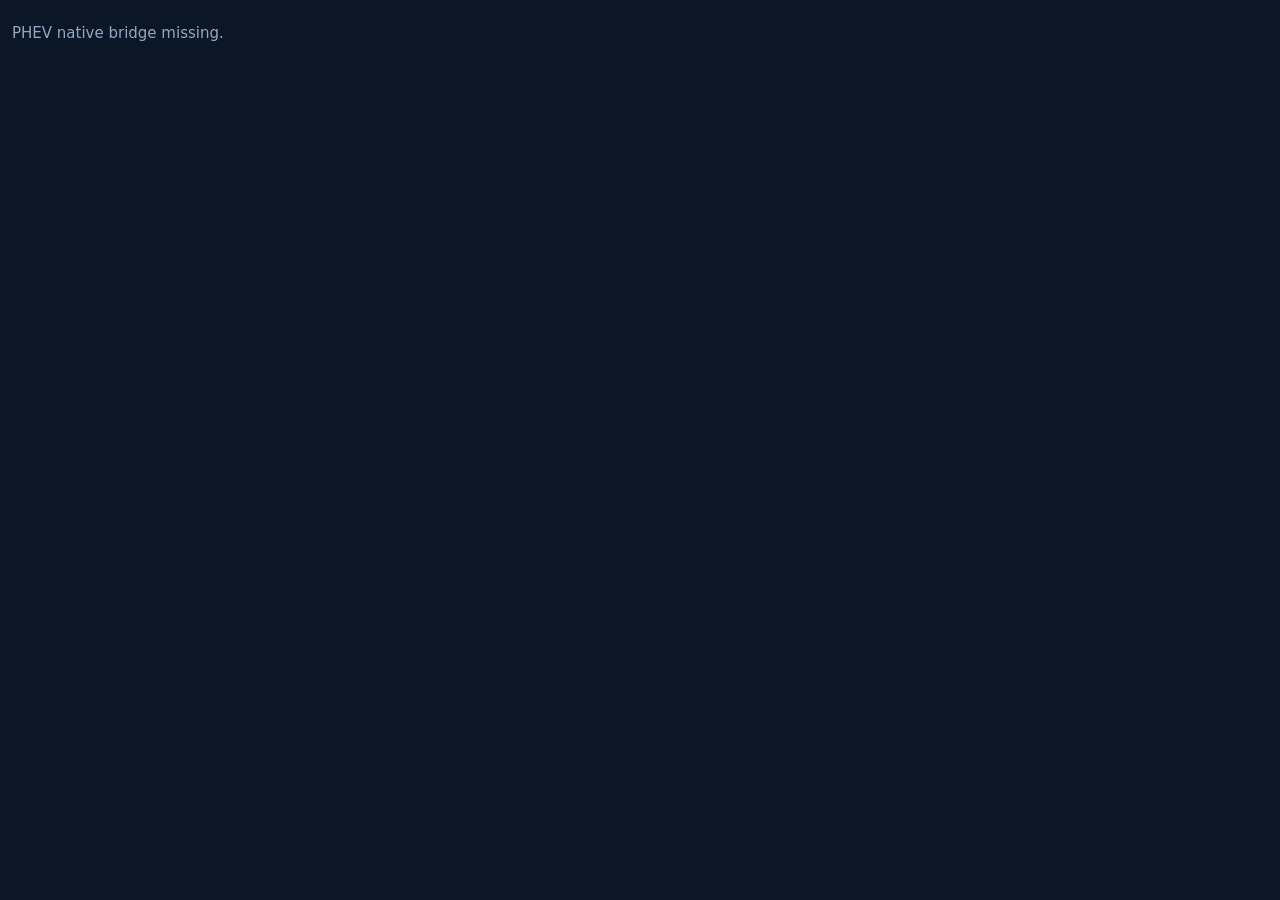
<file: app/assets/remote.html>
<!doctype html><html lang="en"><head><meta charset="utf-8">
<meta name="viewport" content="width=device-width, initial-scale=1, viewport-fit=cover">
<meta http-equiv="Content-Security-Policy" content="default-src 'none'; script-src 'self'; style-src 'self' 'unsafe-inline'; img-src 'self' data: blob:; object-src 'none'; base-uri 'none'; form-action 'none'">
<title>Remote</title><link rel="stylesheet" href="remote.css"></head>
<body><main><div id="phevRoot"></div></main>
<script src="remote-frame.js"></script>
<script src="phev-engine.js"></script><script src="phev-ui.js"></script></body></html>
</file>
<file: app/assets/style.css>
:root{--bg:#0B1626;--card:#13233A;--card2:#182C47;--line:#24405f;--text:#EAF2FB;--muted:#93A8C2;--teal:#38E2C4;--amber:#FFC43D;--red:#FF6B6B;--blue:#5AA9FF}
*{box-sizing:border-box;-webkit-tap-highlight-color:transparent}
html,body{margin:0;background:var(--bg);color:var(--text);font-family:system-ui,-apple-system,"Segoe UI",Roboto,sans-serif;font-size:15px;font-weight:600}
body{padding-bottom:80px;min-height:100vh}
button{font:inherit;color:var(--text);background:var(--card2);border:1px solid var(--line);border-radius:12px;padding:10px 14px;cursor:pointer}
button:active{transform:scale(.98)}
button.primary{background:var(--teal);color:#06231e;border-color:var(--teal);font-weight:600}
button.ghost{background:transparent}
input{font:inherit;color:var(--text);background:#0e1b2d;border:1px solid var(--line);border-radius:10px;padding:10px 12px;min-width:0}
.top{position:sticky;top:0;z-index:5;display:flex;align-items:center;gap:10px;padding:12px 14px;background:rgba(11,22,38,.95);border-bottom:1px solid #182c47}
.brand{display:flex;align-items:center;gap:8px;font-weight:700;font-size:20px;letter-spacing:.5px;flex:1}
.logo{width:22px;height:22px;border-radius:50%;border:3px solid var(--teal);position:relative}
.logo:after{content:"";position:absolute;left:5px;top:3px;width:6px;height:10px;background:var(--amber);clip-path:polygon(60% 0,0 60%,45% 60%,30% 100%,100% 35%,55% 35%)}
.pill{display:flex;align-items:center;gap:6px;padding:6px 10px;border-radius:999px;font-size:13px}
.dot{width:8px;height:8px;border-radius:50%;background:var(--red)}
.pill.connecting .dot{background:var(--amber);animation:blink 1s infinite}
.pill.connected .dot{background:var(--teal)}
.pill.demo .dot{background:var(--blue)}
@keyframes blink{50%{opacity:.25}}
.lang{display:flex;border:1px solid var(--line);border-radius:10px;overflow:hidden}
.lang button{border:0;border-radius:0;padding:6px 10px;background:transparent;font-size:13px;color:var(--muted)}
.lang button.active{background:var(--teal);color:#06231e;font-weight:700}
.banner{margin:10px 14px 0;padding:10px 12px;border-radius:12px;background:#3a2a0c;border:1px solid #7a5a12;color:#FFE3A0;font-size:14px}
.banner.info{background:#0f2b45;border-color:#25507a;color:#CFE6FF}
main{padding:12px 14px}
.screen{display:none}.screen.active{display:block}
.card{background:var(--card);border:1px solid #1d3452;border-radius:16px;padding:14px;margin-bottom:12px}
.card h3{margin:0 0 8px;font-size:16px}
.grid{display:grid;grid-template-columns:1fr 1fr;gap:10px;margin-bottom:12px}
.grid.three{grid-template-columns:1fr 1fr 1fr}
.grid .card{margin:0}
.stat{display:flex;flex-direction:column;gap:4px;min-width:0}
.stat span,.kv span,.tripGrid span,.flowStats span{color:var(--muted);font-size:13px}
.stat b{font-size:24px;font-weight:650;white-space:nowrap}
.stat small,.kv small{font-size:13px;color:var(--muted);font-weight:500}
.stat em{font-style:normal;color:var(--muted);font-size:12px}
.wide{grid-column:1/-1}
.hero{display:flex;align-items:center;gap:14px}
.socRing{position:relative;width:150px;height:150px;flex:none}
.socRing svg{width:100%;height:100%;transform:rotate(-90deg)}
.ringBg{fill:none;stroke:#1f3654;stroke-width:10}
.ringFg{fill:none;stroke:var(--teal);stroke-width:10;stroke-linecap:round;stroke-dasharray:326.7;stroke-dashoffset:326.7;transition:stroke-dashoffset .6s,stroke .6s}
.socText{position:absolute;inset:0;display:flex;flex-direction:column;align-items:center;justify-content:center;text-align:center}
.socText b{font-size:40px;line-height:1}
.socText small{color:var(--muted);margin-top:-2px}
.socText span{font-size:11px;color:var(--muted);max-width:96px;margin-top:4px}
.heroSide{display:flex;flex-direction:column;gap:10px;min-width:0;flex:1}
.kv{display:flex;flex-direction:column}
.kv b{font-size:20px}.kv.big b{font-size:30px}
.flowTag{align-self:flex-start;padding:4px 10px;border-radius:999px;background:#0e2f33;color:var(--teal);font-size:13px;font-weight:600}
.flowTag.engine{background:#3a2d0c;color:var(--amber)}
.flowTag.idle{background:#1c2c42;color:var(--muted)}
.tripHead{display:flex;justify-content:space-between;align-items:center;gap:8px;margin-bottom:8px}
.tripHead h3{margin:0}.tripHead button{padding:6px 10px;font-size:13px}
.tripGrid{display:grid;grid-template-columns:1fr 1fr 1fr;gap:10px}
.tripGrid div,.flowStats div{display:flex;flex-direction:column;gap:2px}
.tripGrid b{font-size:16px}
.muted{color:var(--muted)}.small{font-size:12px}
.cellGrid{display:grid;grid-template-columns:repeat(8,1fr);gap:4px}
.cell{background:#0e1b2d;border-radius:6px;padding:5px 0;text-align:center;font-size:11px;font-variant-numeric:tabular-nums;border:1px solid transparent}
.cell i{display:block;font-style:normal;color:var(--muted);font-size:9px}
.cell.lo{border-color:var(--amber);color:var(--amber)}
.cell.hi{border-color:var(--teal);color:var(--teal)}
.legend{display:flex;gap:16px;margin-top:10px;font-size:12px}
.legend span:before{content:"";display:inline-block;width:10px;height:10px;border-radius:3px;margin-right:6px;vertical-align:-1px}
.legend .lo:before{border:2px solid var(--amber)}.legend .hi:before{border:2px solid var(--teal)}
.flowCard{padding-bottom:10px}
.flowTitle{display:flex;flex-direction:column;gap:2px;margin-bottom:6px}
.flowTitle b{font-size:20px;color:var(--teal)}
.flowTitle span{color:var(--muted);font-size:13px;min-height:18px}
#flowSvg{width:100%;max-height:52vh;display:block}
.axisLbl{fill:#5f7896;font-size:11px;text-anchor:middle;letter-spacing:2px}
.wheel{fill:#0a1320;stroke:#3a5578;stroke-width:2}
.link .wire{fill:none;stroke:#26405f;stroke-width:5;stroke-linecap:round;transition:stroke .3s}
.link.active .wire{stroke:var(--teal);stroke-dasharray:10 9;animation:flow .7s linear infinite;filter:drop-shadow(0 0 3px rgba(56,226,196,.5))}
.link.active.rev .wire{animation-direction:reverse}
.link.active.eng .wire{stroke:var(--amber);filter:drop-shadow(0 0 3px rgba(255,196,61,.5))}
.pkt{opacity:0;fill:var(--teal);transition:opacity .3s}
.link.active .pkt{opacity:1}
.link.active.eng .pkt{fill:var(--amber)}
.link.active.rev .pkt.fwd,.link.active:not(.rev) .pkt.bwd{opacity:0}
.comp.on rect:first-child{animation:compPulse 1.8s ease-in-out infinite}
@keyframes compPulse{50%{filter:drop-shadow(0 0 6px rgba(56,226,196,.75))}}
@keyframes flow{to{stroke-dashoffset:-19}}
.comp rect{fill:#1a2e4a;stroke:#3a5578;stroke-width:2}
.comp text{fill:var(--text);font-size:11px;text-anchor:middle;font-weight:600}
.comp text.sub{fill:var(--muted);font-weight:500}
.comp.on rect:first-child{stroke:var(--teal)}
#cEng.on rect{stroke:var(--amber)}
.batFill{fill:rgba(56,226,196,.22)!important;stroke:none!important;transition:width .6s}
.flowStats{display:grid;grid-template-columns:1fr 1fr 1fr;gap:8px;margin-top:6px}
.flowStats b{font-size:16px}
.row{display:flex;gap:8px;margin-top:8px;flex-wrap:wrap}
.row input{flex:1}
.check{display:flex;gap:10px;align-items:center;margin:6px 0}
.check input{width:20px;height:20px;accent-color:var(--teal)}
.field{display:flex;justify-content:space-between;align-items:center;gap:10px;margin-top:10px}
.field input{width:100px}
.log{background:#08111d;border:1px solid #1d3452;border-radius:10px;padding:8px;height:200px;overflow:auto;font-size:11px;color:#b9cbe0;white-space:pre-wrap;word-break:break-all;margin:8px 0 0}
.about{line-height:1.5;padding:0 4px}
.bigConnect{position:fixed;left:50%;bottom:86px;transform:translateX(-50%);z-index:6;display:flex;flex-direction:column;align-items:center;gap:2px;padding:12px 28px;border-radius:999px;background:var(--teal);color:#06231e;border:0;box-shadow:0 8px 24px rgba(0,0,0,.45)}
.bigConnect b{font-size:17px}.bigConnect small{font-size:12px;opacity:.85}
.bigConnect[hidden]{display:none}
.tabs{position:fixed;left:0;right:0;bottom:0;z-index:5;display:flex;background:#0d1a2c;border-top:1px solid #1d3452;padding:6px 4px calc(6px + env(safe-area-inset-bottom))}
.tabs button{flex:1;display:flex;flex-direction:column;align-items:center;gap:3px;background:none;border:0;padding:6px 0;color:var(--muted);font-size:11px;border-radius:10px}
.tabs button.active{color:var(--teal)}
.ic{width:22px;height:22px;background:currentColor;-webkit-mask-size:contain;mask-size:contain;-webkit-mask-repeat:no-repeat;mask-repeat:no-repeat;-webkit-mask-position:center;mask-position:center}
.ic-bat{--m:url("data:image/svg+xml,%3Csvg xmlns='http://www.w3.org/2000/svg' viewBox='0 0 24 24'%3E%3Cpath d='M9 2h6v2h2a1 1 0 0 1 1 1v16a1 1 0 0 1-1 1H7a1 1 0 0 1-1-1V5a1 1 0 0 1 1-1h2zm4 6-4 6h3v4l4-6h-3z'/%3E%3C/svg%3E")}
.ic-eng{--m:url("data:image/svg+xml,%3Csvg xmlns='http://www.w3.org/2000/svg' viewBox='0 0 24 24'%3E%3Cpath d='M12 3a9 9 0 0 0-9 9 9 9 0 0 0 2.6 6.4l1.4-1.4A7 7 0 1 1 17 17l1.4 1.4A9 9 0 0 0 12 3zm4.2 4.4L12.9 11A1.5 1.5 0 1 0 13.6 13l3.6-4.6z'/%3E%3C/svg%3E")}
.ic-cells{--m:url("data:image/svg+xml,%3Csvg xmlns='http://www.w3.org/2000/svg' viewBox='0 0 24 24'%3E%3Cpath d='M3 4h5v7H3zm6.5 0h5v7h-5zM16 4h5v7h-5zM3 13h5v7H3zm6.5 0h5v7h-5zM16 13h5v7h-5z'/%3E%3C/svg%3E")}
.ic-flow{--m:url("data:image/svg+xml,%3Csvg xmlns='http://www.w3.org/2000/svg' viewBox='0 0 24 24'%3E%3Cpath d='M4 7h11l-3-3 1.4-1.4L19 8l-5.6 5.4L12 12l3-3H4zm16 10H9l3 3-1.4 1.4L5 16l5.6-5.4L12 12l-3 3h11z'/%3E%3C/svg%3E")}
.ic-more{--m:url("data:image/svg+xml,%3Csvg xmlns='http://www.w3.org/2000/svg' viewBox='0 0 24 24'%3E%3Cpath d='M4 6h16v2H4zm0 5h16v2H4zm0 5h16v2H4z'/%3E%3C/svg%3E")}
.ic{-webkit-mask-image:var(--m);mask-image:var(--m)}
@media (max-width:370px){.socRing{width:124px;height:124px}.socText b{font-size:32px}.stat b{font-size:20px}.kv.big b{font-size:24px}}
body.offline{padding-bottom:170px}

select{font:inherit;color:var(--text);background:#0e1b2d;border:1px solid var(--line);border-radius:10px;padding:10px 8px;max-width:55%}
.alerts{margin:10px 14px 0;display:flex;flex-direction:column;gap:6px}
.alerts[hidden]{display:none}
.alert{padding:9px 12px;border-radius:12px;background:#3d1414;border:1px solid #8a2d2d;color:#FFC9C9;font-size:14px;font-weight:600}
h3.sub{margin:16px 0 0;font-size:15px}
h4{margin:12px 0 6px;font-size:14px;color:var(--muted)}
.hlist{display:flex;flex-direction:column;gap:4px}
.hrow{display:flex;justify-content:space-between;gap:10px;padding:6px 0;border-bottom:1px solid #1d3452;font-size:13px}
.hrow span{color:var(--muted)}.hrow b{font-weight:600;text-align:right}
.hrow b.bad{color:var(--red)}.hrow b.good{color:var(--teal)}
.csvOut{width:100%;margin-top:8px;background:#08111d;color:#b9cbe0;border:1px solid #1d3452;border-radius:10px;font-size:11px;padding:8px}
.tabs button{font-size:10px}
.ic-drive{--m:url("data:image/svg+xml,%3Csvg xmlns='http://www.w3.org/2000/svg' viewBox='0 0 24 24'%3E%3Cpath d='M12 4a9 9 0 0 0-9 9c0 2 .7 3.9 1.8 5.4l1.6-1.2A7 7 0 1 1 18.6 17l1.6 1.2A9 9 0 0 0 12 4zm-1 8.6V6h2v6.6a2 2 0 1 1-2 0z'/%3E%3C/svg%3E")}
.drive{display:flex;flex-direction:column;align-items:center;gap:10px;padding-top:6px}
.dMode b{font-size:18px;color:var(--teal)}
.dSpeed{display:flex;align-items:baseline;gap:8px}
.dSpeed b{font-size:104px;line-height:1;font-weight:700;font-variant-numeric:tabular-nums}
.dSpeed small,.dRow small{font-size:20px;color:var(--muted)}
.pbar{position:relative;width:100%;height:18px;border-radius:9px;background:#13233A;border:1px solid #1d3452;overflow:hidden}
.pbar i{position:absolute;top:0;bottom:0;transition:width .4s}
#pbPos{left:50%;background:var(--amber)}#pbNeg{right:50%;background:var(--teal)}
.pbar u{position:absolute;left:50%;top:0;bottom:0;width:2px;background:#5f7896}
.dRow{display:flex;align-items:baseline;gap:6px}.dRow b{font-size:46px;font-variant-numeric:tabular-nums}
.dGrid{display:grid;grid-template-columns:repeat(3,1fr);gap:10px;width:100%;text-align:center}
.dGrid div{background:var(--card);border:1px solid #1d3452;border-radius:14px;padding:10px 4px;display:flex;flex-direction:column;gap:4px}
.dGrid span{color:var(--muted);font-size:12px}.dGrid b{font-size:24px}
body.driving .top .lang{display:none}
@media (orientation:landscape){.drive{display:grid;grid-template-columns:1.2fr 1fr;align-items:center;gap:6px 20px}.dMode{grid-column:1/-1;text-align:center}.dGrid{grid-column:1/-1}.dSpeed b{font-size:88px}}

.leader{fill:none;stroke:#3a5578;stroke-width:1;stroke-dasharray:2 3}
.link .wire{stroke-width:4}

.hrow.click{cursor:pointer}.hrow.click:active{background:#182c47}
.hrow.stat{position:relative;overflow:hidden;padding:7px 4px}
.hrow.stat i{position:absolute;left:0;top:0;bottom:0;background:rgba(56,226,196,.12);z-index:0}
.hrow.stat span,.hrow.stat b{position:relative;z-index:1}
.hrow.stat b{font-size:12px}
#statPer{margin:4px 0 6px}
.tripDetail{margin-top:10px;padding:10px;border:1px solid #24405f;border-radius:12px;background:#0e1b2d}
.tripDetail h3{font-size:14px;margin:0}
.tripChart{display:block;width:100%;height:240px}
.dRow2{display:flex;gap:8px;align-items:baseline;color:var(--muted)}.dRow2 b{color:var(--text);font-size:22px}

.tripGrid.detail{grid-template-columns:1fr 1fr 1fr}.tripGrid.detail b{font-size:14px}.tripGrid.detail span{font-size:11px}
.cellGrid.cmu{grid-template-columns:repeat(6,1fr)}

.tyre rect{fill:rgba(8,17,29,.88);stroke:#3a5578;stroke-width:1.5}.tyre.low rect{stroke:#FF6B6B;stroke-width:2}
.tp{fill:#EAF2FB;font-size:11px;font-weight:700;text-anchor:middle}.tyre.low .tp{fill:#FFC9C9}.tt{fill:#93A8C2;font-size:9px;text-anchor:middle}

.engGlow{opacity:0;transition:opacity .5s;pointer-events:none}
.engGlow.on{opacity:0;animation:engPulse 1.4s ease-in-out infinite}
@keyframes engPulse{50%{opacity:.7}}
.engWheels ellipse{fill:none;stroke:#FF3B3B;stroke-width:3;opacity:0;transition:opacity .4s;filter:drop-shadow(0 0 4px rgba(255,59,59,.8))}
.engWheels.on ellipse{opacity:1;animation:wheelPulse 1.1s ease-in-out infinite}
@keyframes wheelPulse{50%{opacity:.55}}
.link.active.rev .wire{stroke:var(--blue);filter:drop-shadow(0 0 3px rgba(90,169,255,.6))}
.link.active.rev .pkt{fill:var(--blue)}
.flowTitle b.regen{color:var(--blue)}
.flowTag.regen{background:#10294a;color:var(--blue)}

.bcbg{fill:#40666f}.bc{fill:#628992;transition:fill .5s}
.bc.on{fill:url(#bcGrad);filter:drop-shadow(0 0 2px rgba(80,160,255,.7))}

/* colored icons */
.ci{display:inline-flex;align-items:center;justify-content:center;width:40px;height:40px;border-radius:12px;flex:none;background:var(--ic-bg);color:var(--ic-fg)}
.ci svg{width:22px;height:22px}
.ci.sm{width:22px;height:22px;border-radius:7px;vertical-align:middle}.ci.sm svg{width:14px;height:14px}
.c-green{--ic-fg:#34e3b4;--ic-bg:rgba(52,227,180,.16)}.c-blue{--ic-fg:#5aa9ff;--ic-bg:rgba(90,169,255,.16)}
.c-amber{--ic-fg:#ffb84d;--ic-bg:rgba(255,184,77,.16)}.c-red{--ic-fg:#ff6b6b;--ic-bg:rgba(255,107,107,.16)}
.c-purple{--ic-fg:#b38cff;--ic-bg:rgba(179,140,255,.16)}.c-cyan{--ic-fg:#3fd8f0;--ic-bg:rgba(63,216,240,.16)}
.hasIc{display:grid;grid-template-columns:40px 1fr;column-gap:12px;align-items:center}
.hasIc>.ci{grid-row:1/span 3}.hasIc>:not(.ci){grid-column:2}

#flowSvg.lay2 .axisLbl,#flowSvg.lay2 .leader{display:none}
.flowCard+.drive{margin-top:12px}
[hidden]{display:none!important}

.seg{display:flex;gap:6px;margin:10px 0 2px;background:#0f1d31;border:1px solid #1d3452;border-radius:12px;padding:4px}
.seg button{flex:1;padding:8px 6px;border:0;border-radius:9px;background:transparent;color:var(--muted);font:inherit;font-size:13px;font-weight:600}
.seg button.on{background:var(--teal);color:#06231d}

.flowCard{transition:background-color .6s,background-image .6s}
.flowCard.bg-regen{background-image:linear-gradient(rgba(51,132,248,.30),rgba(51,132,248,.30))}
.flowCard.bg-glide{background-image:linear-gradient(rgba(150,160,175,.24),rgba(150,160,175,.24))}
.flowCard.bg-series{background-image:linear-gradient(rgba(52,211,120,.24),rgba(52,211,120,.24))}
.flowCard.bg-parallel{background-image:linear-gradient(rgba(255,152,0,.28),rgba(255,152,0,.28))}

.dtcDesc{padding:3px 0 3px 8px;font-size:13px;color:var(--muted);border-left:2px solid var(--line);margin:2px 0}
body.oled{--bg:#000;--card:#0A0F16;--card2:#111A25;--line:#1C2A3B}
body.oled .top{background:rgba(0,0,0,.96);border-bottom-color:#111a25}
body.oled .card{border-color:#16212E}
body.oled input,body.oled select,body.oled .cell,body.oled .tripDetail{background:#05080C}
body.oled .pbar{background:#0A0F16;border-color:#16212E}
body.oled .tabs{background:#000;border-top-color:#111a25}
body.oled .seg{background:#05080C;border-color:#16212E}

.hl ellipse{opacity:0;transition:opacity .45s;filter:blur(3.5px);mix-blend-mode:screen}
.hl.on ellipse{opacity:.85}
.hlGen ellipse{fill:#FFB020}.hlFront ellipse,.hlRear ellipse{fill:#2EE6C8}.hlBat ellipse{fill:#3C8DFF}.hlPlug ellipse{fill:#5FE0FF}.hlEng ellipse{fill:#FF4A3C}
.hlBat.on ellipse{opacity:.35}

/* ---- 3D buttons: raised keys with top highlight and bottom edge; pressed state sinks ---- */
button{position:relative;background:linear-gradient(180deg,#2a4a72 0%,#1a3151 55%,#142845 100%);border:1px solid #3a6190;border-bottom-color:#0b1a2e;box-shadow:inset 0 1px 0 rgba(255,255,255,.22),inset 0 -2px 0 rgba(0,0,0,.28),0 3px 0 #0a1626,0 5px 9px rgba(0,0,0,.45);text-shadow:0 1px 0 rgba(0,0,0,.45);transition:transform .08s,box-shadow .08s,filter .15s}
button:active{transform:translateY(3px);box-shadow:inset 0 2px 5px rgba(0,0,0,.5),0 0 0 #0a1626,0 1px 2px rgba(0,0,0,.4);filter:brightness(.94)}
button.primary{background:linear-gradient(180deg,#6af0d8 0%,#38e2c4 50%,#1fb89d 100%);border-color:#8ff5e2;border-bottom-color:#0f7f6c;color:#04211b;text-shadow:0 1px 0 rgba(255,255,255,.35);box-shadow:inset 0 1px 0 rgba(255,255,255,.55),inset 0 -2px 0 rgba(0,0,0,.18),0 3px 0 #0c5f51,0 6px 10px rgba(0,0,0,.45)}
button.ghost{background:linear-gradient(180deg,#223d60 0%,#162b49 100%)}
.lang{border:0;gap:4px;overflow:visible}
.lang button{border:1px solid #3a6190;border-radius:9px;padding:5px 10px;background:linear-gradient(180deg,#2a4a72,#16294a);color:var(--text);box-shadow:inset 0 1px 0 rgba(255,255,255,.2),0 2px 0 #0a1626,0 3px 6px rgba(0,0,0,.4)}
.lang button:active{transform:translateY(2px);box-shadow:inset 0 2px 4px rgba(0,0,0,.5)}
.lang button.active{background:linear-gradient(180deg,#6af0d8,#1fb89d);color:#04211b;border-color:#8ff5e2}
.seg button{background:linear-gradient(180deg,#25456b,#162b49);color:var(--text);border:1px solid #3a6190;border-bottom-color:#0b1a2e;box-shadow:inset 0 1px 0 rgba(255,255,255,.2),0 2px 0 #08121f,0 3px 6px rgba(0,0,0,.4)}
.seg button.on{background:linear-gradient(180deg,#6af0d8,#38e2c4 55%,#1fb89d);color:#04211b;border-color:#8ff5e2;box-shadow:inset 0 2px 4px rgba(0,0,0,.3),0 1px 0 #0c5f51;transform:translateY(2px)}
.seg button:active{transform:translateY(3px)}
.tabs button{background:linear-gradient(180deg,rgba(42,74,114,.55),rgba(20,40,69,.55));border:1px solid #2c4d78;border-bottom-color:#0b1a2e;border-radius:12px;margin:0 2px;padding:6px 0 5px;box-shadow:inset 0 1px 0 rgba(255,255,255,.18),0 2px 0 #08121f,0 3px 6px rgba(0,0,0,.4)}
.tabs button.active{background:linear-gradient(180deg,#134a45,#0d3330);border-color:#38e2c4;color:var(--teal);box-shadow:inset 0 2px 5px rgba(0,0,0,.5),0 0 8px rgba(56,226,196,.35);transform:translateY(2px)}
.tabs button:active{transform:translateY(3px)}
body.oled button{background:linear-gradient(180deg,#1b2a3d,#0c141f);border-color:#2c4666;border-bottom-color:#000;box-shadow:inset 0 1px 0 rgba(255,255,255,.14),0 3px 0 #000,0 5px 9px rgba(0,0,0,.6)}
body.oled button.primary{background:linear-gradient(180deg,#6af0d8,#38e2c4 50%,#1fb89d)}
body.oled .seg button{background:linear-gradient(180deg,#1b2a3d,#0c141f)}
body.oled .seg button.on,body.oled .lang button.active{background:linear-gradient(180deg,#6af0d8,#1fb89d)}
body.oled .tabs button{background:linear-gradient(180deg,#14202f,#070b11)}
body.oled .tabs button.active{background:linear-gradient(180deg,#0f3a36,#071a18)}

.cellMap{display:grid;grid-template-columns:repeat(20,1fr);gap:3px;padding:8px;margin-top:10px;border:2px solid #3a4a5e;border-radius:14px;background:rgba(0,0,0,.25)}
.cellMap i{height:46px;border-radius:3px;background:#1a2a3c;box-shadow:inset 0 1px 0 rgba(255,255,255,.25),0 1px 2px rgba(0,0,0,.5);cursor:pointer}
.cellMap i.mk{outline:2px solid #fff;outline-offset:1px}
.cellMap i.sel{outline:2px solid var(--amber);outline-offset:1px;transform:scale(1.08)}

.ic-cond{--m:url("data:image/svg+xml,%3Csvg xmlns='http://www.w3.org/2000/svg' viewBox='0 0 24 24'%3E%3Cpath d='M12 21s-8-4.6-8-11a4.5 4.5 0 0 1 8-2.8A4.5 4.5 0 0 1 20 10c0 6.400-8 11-8 11z'/%3E%3C/svg%3E")}
.tabs button{font-size:9.5px}
.cond{border-radius:12px;padding:12px 14px;margin-bottom:10px;display:grid;grid-template-columns:1fr auto;gap:4px 10px;border:2px solid rgba(255,255,255,.18);color:#fff;box-shadow:inset 0 1px 0 rgba(255,255,255,.2),0 3px 8px rgba(0,0,0,.4)}
.cond .cl{font-size:13px;line-height:1.55}.cond .cl b{font-size:14px}
.cond .cb{text-align:right;align-self:center}.cond .cb big{display:block;font-size:34px;font-weight:800;line-height:1}.cond .cb span{font-size:26px;font-weight:800}
.cond.m{background:linear-gradient(135deg,#0b4d44,#06352f)}.cond.g{background:linear-gradient(135deg,#0a7a68,#055a4d)}.cond.y{background:linear-gradient(135deg,#7a6a0a,#574a05)}.cond.r{background:linear-gradient(135deg,#7a2a1a,#561a10)}.cond.s{background:linear-gradient(135deg,#1d3a63,#142a4a)}

.dGrid b span{font-size:inherit;color:inherit}
.dGrid .gauge{position:relative;overflow:hidden;padding-bottom:14px;transition:background .6s}
.dGrid .gauge span{color:rgba(255,255,255,.85)}.dGrid .gauge b{color:#fff;text-shadow:0 1px 2px rgba(0,0,0,.4)}
.dGrid .gauge:after{content:"";position:absolute;left:8px;bottom:6px;height:4px;width:calc((100% - 16px) * var(--p,0) / 100);max-width:calc(100% - 16px);border-radius:2px;background:rgba(255,255,255,.9);transition:width .5s}
.dGrid .gauge:before{content:"";position:absolute;left:8px;right:8px;bottom:6px;height:4px;border-radius:2px;background:rgba(0,0,0,.3)}

.cellMix .cell{color:#fff;border:1px solid rgba(255,255,255,.12);padding:6px 0;text-shadow:0 1px 1px rgba(0,0,0,.45);box-shadow:inset 0 1px 0 rgba(255,255,255,.18);cursor:pointer}
.cellMix .cell i{color:rgba(255,255,255,.7)}
.cellMix .cell.lo{border-color:#fff;color:#fff}.cellMix .cell.hi{border-color:#fff;color:#fff}
.cellMix .cell.sel{outline:2px solid var(--amber);outline-offset:1px}

/* 1.24: tyre tags sit on the wheels; wires and battery bars readable on the photo */
.tyre rect{fill:rgba(6,14,26,.82);stroke:rgba(255,255,255,.55);stroke-width:1}
.tyre.far rect{stroke-dasharray:3 2;fill:rgba(6,14,26,.7)}
.tyre.low rect{stroke:#FF6B6B;stroke-width:1.8}
.tp{font-size:10px}.tt{font-size:8px}
.link .wire{stroke:rgba(190,215,240,.5);stroke-width:3;filter:drop-shadow(0 0 1.5px rgba(0,0,0,.95))}
.link.active .wire{stroke-width:4.5;filter:drop-shadow(0 0 4px rgba(56,226,196,.9)) drop-shadow(0 0 1px rgba(0,0,0,.9))}
.link.active.eng .wire{filter:drop-shadow(0 0 4px rgba(255,196,61,.9)) drop-shadow(0 0 1px rgba(0,0,0,.9))}
.link.active.rev .wire{filter:drop-shadow(0 0 4px rgba(90,169,255,.9)) drop-shadow(0 0 1px rgba(0,0,0,.9))}
.pkt{r:3.6px;filter:drop-shadow(0 0 3px #fff)}
.bcbg{fill:#06101c;fill-opacity:.55;stroke:rgba(255,255,255,.45);stroke-width:.8}
.bc{fill:rgba(205,228,240,.5)}
.bc.on{filter:drop-shadow(0 0 3px rgba(90,170,255,.95))}
.hl ellipse{filter:blur(4px)}.hl.on ellipse{opacity:.9}.hlBat.on ellipse{opacity:.45}

/* 1.26: level indicators inside the Flux info cells */
.dGrid .gauge:before,.dGrid .gauge:after{display:none}
.dGrid .gauge{padding-bottom:10px;position:relative}
.dGrid .hasIc{padding-top:10px}
.lvlH{display:flex;gap:3px;width:86%;margin:4px auto 0;height:9px}
.lvlH u{flex:1;border-radius:2px;background:rgba(0,0,0,.35);transition:background .3s,box-shadow .3s}
.lvlH u.on{background:#fff;box-shadow:0 0 5px rgba(255,255,255,.9)}
.lvlV{position:absolute;right:7px;top:10px;bottom:10px;width:8px;display:flex;flex-direction:column;gap:3px}
.lvlV u{flex:1;border-radius:2px;background:rgba(0,0,0,.35);transition:background .3s,box-shadow .3s}
.lvlV u.on{background:#fff;box-shadow:0 0 5px rgba(255,255,255,.9)}
.lvlR{display:flex;align-items:flex-end;gap:3px;width:86%;height:22px;margin:4px auto 0}
.lvlR u{flex:1;border-radius:2px 2px 0 0;background:rgba(0,0,0,.35);transition:background .3s,box-shadow .3s}
.lvlR u.on{background:#fff;box-shadow:0 0 5px rgba(255,255,255,.9)}
.dGrid div.lvlH,.dGrid div.lvlV,.dGrid div.lvlR{background:none;border:0;padding:0;border-radius:0;flex-direction:row;gap:3px}
.dGrid div.lvlV{flex-direction:column;position:absolute;right:7px;top:10px;bottom:10px;width:8px}
.dGrid div.lvlR{align-items:flex-end}

/* 1.28: landscape / wide screens: panels side by side */
@media (orientation:landscape) and (min-width:560px), (min-width:900px){
  main{padding:8px 12px calc(64px + env(safe-area-inset-bottom))}
  .screen.active{display:grid;grid-template-columns:1fr 1fr;gap:0 12px;align-items:start}
  .screen.active>.grid,.screen.active>.seg,.screen.active>#banner,.screen.active>h3,.screen.active>p{grid-column:1/-1}
  #subCells:not([hidden]),#subCond:not([hidden]){display:contents}
  .drive{display:block!important}
  .drive .dSpeed b{font-size:72px}
  .dGrid{grid-template-columns:repeat(3,1fr)}
  #flowSvg{max-height:62vh}
  .tabs{padding-top:3px;padding-bottom:calc(3px + env(safe-area-inset-bottom))}
  .tabs button{flex-direction:row;justify-content:center;gap:6px;padding:5px 0}
  header.top{padding-top:4px;padding-bottom:4px}
  .cellGrid{grid-template-columns:repeat(10,1fr)}.cellGrid.cmu{grid-template-columns:repeat(6,1fr)}
  .socRing{width:140px;height:140px}
}

.tyre{cursor:pointer}.tl{fill:#7F95B0;font-size:8px;font-weight:700;text-anchor:middle;pointer-events:none}
#tyMap{display:none;pointer-events:none}#flowSvg.lay2 #tyMap{display:block}
.tmBody{fill:rgba(20,36,58,.9);stroke:#4f6f97;stroke-width:1.2}.tmGlass{fill:rgba(120,160,210,.22)}.tmFront{fill:#FFC857}
.tmW{fill:#6FD6A8;stroke:#0b1626;stroke-width:1}.tmW.low{fill:#FF6B6B}.tmLine{stroke:#4f6f97;stroke-width:1;stroke-dasharray:2 2;fill:none}
#flowSvg.lay2 .tyre rect{fill:rgba(8,17,29,.94);stroke:#6FD6A8;stroke-width:1.4}#flowSvg.lay2 .tyre.low rect{stroke:#FF6B6B;stroke-width:2}
#flowSvg.lay2 .tl{fill:#9fd8bd;font-size:8.5px}#flowSvg.lay2 .tyre.low .tl{fill:#FFC9C9}

/* gauge boxes: the segments fill the whole box */
.dGrid .hasIc{position:relative;overflow:hidden}
.dGrid .hasIc>i,.dGrid .hasIc>span,.dGrid .hasIc>b{position:relative;z-index:1}
.dGrid div.lvlH,.dGrid div.lvlV,.dGrid div.lvlR{position:absolute;left:0;right:0;top:0;bottom:0;width:auto;height:auto;margin:0;padding:0;border:0;border-radius:0;background:none;display:flex;gap:2px;z-index:0;pointer-events:none}
.dGrid div.lvlH{flex-direction:row}.dGrid div.lvlV{flex-direction:column;right:0;top:0;bottom:0;width:auto}.dGrid div.lvlR{flex-direction:row;align-items:flex-end}
.dGrid div.lvlH u,.dGrid div.lvlV u,.dGrid div.lvlR u{flex:1;border-radius:0;background:rgba(0,0,0,.22);box-shadow:none;transition:background .3s}
.dGrid div.lvlH u.on,.dGrid div.lvlV u.on,.dGrid div.lvlR u.on{background:rgba(255,255,255,.3);box-shadow:none}
.dayRow{padding:8px 4px;border-bottom:1px solid #1d3452}.dayRow:last-child{border-bottom:0}
.dayRow .dh{display:flex;justify-content:space-between;gap:8px}.dayRow .dh span{color:var(--muted);font-size:12px}
.dayRow .dd{display:flex;flex-wrap:wrap;gap:4px 12px;margin-top:3px;font-size:13px;color:#cfe0f4}.dayRow .chgd{color:#6FD6A8}

.bday{border:1px solid #1d3452;border-left-width:5px;border-radius:12px;padding:10px 12px;margin:8px 0;background:rgba(10,20,35,.5)}
.bday.m{border-left-color:#3B82F6}.bday.g{border-left-color:#6FD6A8}.bday.y{border-left-color:#FFC857}.bday.r{border-left-color:#FF6B6B}
.bday .bh{display:flex;justify-content:space-between;gap:8px;margin-bottom:6px}.bday .bh span{color:var(--muted);font-size:12px}
.bday .bg{display:grid;grid-template-columns:1fr 1fr;gap:6px 12px}.bday .bg div{display:flex;flex-direction:column}
.bday .bg span{color:var(--muted);font-size:11px}.bday .bg b{font-size:15px}.bday .bg small{font-weight:400;color:var(--muted);font-size:10px}

/* colour roles: teal = electric, green = regeneration/charging, amber = engine/fuel, red = warning only */
:root{--role-ev:#38E2C4;--role-regen:#5BE08A;--role-eng:#FFB84D;--role-warn:#FF6B6B}
.fold{margin:0 0 12px}.fold>summary{cursor:pointer;list-style:none;padding:10px 14px;border:1px solid var(--line);border-radius:12px;background:var(--card);color:var(--muted);font-size:14px}
.fold>summary::-webkit-details-marker{display:none}.fold>summary:before{content:"▸ "}.fold[open]>summary:before{content:"▾ "}.fold[open]>summary{margin-bottom:10px}
.bigv{font-size:30px!important;color:var(--role-ev)}
.src{display:block;font-style:normal;font-size:11px;color:var(--muted);margin-top:2px}
.why{display:block;font-style:normal;font-size:11px;color:var(--muted);opacity:.85}
.spark{display:block;width:100%;height:26px;margin-top:4px;color:var(--role-ev)}
.cmp{display:grid;grid-template-columns:1fr 1fr;gap:6px;margin:6px 0}.cmp div{background:var(--card2);border-radius:10px;padding:6px 8px;font-size:12px;color:var(--muted)}.cmp b{display:block;font-size:14px;color:var(--text)}
.cmp .up{color:var(--role-warn)}.cmp .dn{color:var(--role-regen)}
details.fold .card{margin:0}
/* light (day) theme */
body.light{--bg:#EEF3F9;--card:#FFFFFF;--card2:#E4ECF5;--line:#C5D3E3;--text:#0F2036;--muted:#4C6280;--teal:#0E9F88;--amber:#B87500;--red:#D13B3B;--blue:#1C6FD1;--role-ev:#0E9F88;--role-regen:#1E9A4F;--role-eng:#B87500;--role-warn:#D13B3B}
body.light .top{background:rgba(238,243,249,.96);border-bottom-color:#C5D3E3}
body.light .card{border-color:#D3DEEB}
body.light input,body.light select,body.light .cell,body.light .tripDetail,body.light textarea{background:#F7FAFD;color:var(--text)}
body.light .tabs{background:#FFFFFF;border-top-color:#C5D3E3}
body.light .seg{background:#E4ECF5;border-color:#C5D3E3}
body.light .banner{background:#FFF2CC;border-color:#E3BC55;color:#5C4300}
body.light .banner.info{background:#DCEBFF;border-color:#9CC3F0;color:#0F3A6B}
body.light button.primary,body.light .lang button.active,body.light .seg button.on{color:#fff}
body.light .pbar{background:#E4ECF5;border-color:#C5D3E3}
body.light button{background:linear-gradient(180deg,#FFFFFF,#DCE6F2);border-color:#B7C8DC;border-bottom-color:#9FB4CC;color:var(--text);text-shadow:none;box-shadow:inset 0 1px 0 #fff,0 2px 0 #B7C8DC,0 3px 6px rgba(15,32,54,.12)}
body.light button.primary{background:linear-gradient(180deg,#27C4AB,#0E9F88);border-color:#0E9F88;color:#fff;box-shadow:inset 0 1px 0 rgba(255,255,255,.4),0 2px 0 #0a6f5f}
body.light button.ghost{background:transparent;box-shadow:none}
body.light .lang button{background:linear-gradient(180deg,#fff,#DCE6F2);color:var(--text);border-color:#B7C8DC;box-shadow:0 2px 0 #B7C8DC}
body.light .lang button.active,body.light .seg button.on{background:linear-gradient(180deg,#27C4AB,#0E9F88);color:#fff;border-color:#0E9F88}
body.light .seg button{background:linear-gradient(180deg,#fff,#DCE6F2);border-color:#B7C8DC;color:var(--text);box-shadow:0 2px 0 #B7C8DC}
body.light .tabs button{background:linear-gradient(180deg,#fff,#E4ECF5);border-color:#B7C8DC;color:var(--muted);box-shadow:0 2px 0 #B7C8DC}
body.light .tabs button.active{background:linear-gradient(180deg,#D8F5EF,#B7EBE0);border-color:#0E9F88;color:#0A6F5F;box-shadow:inset 0 2px 4px rgba(0,0,0,.12)}
body.light .ringBg{stroke:#D3DEEB}
body.light .flowTag{background:#D8F5EF;color:#0A6F5F}body.light .flowTag.engine{background:#FFEBC2;color:#8A5600}body.light .flowTag.idle{background:#E4ECF5;color:var(--muted)}body.light .flowTag.regen{background:#DCEBFF;color:#1C6FD1}
body.light .alert{background:#FFE1E1;border-color:#E39B9B;color:#8A1E1E}
body.light .ci{background:color-mix(in srgb,var(--ic-fg) 14%,#fff)}
body.light .fold>summary{background:#fff}
/* day mode: the x-ray / 3D photos are light-on-dark, so invert them to dark detail lines on a light card and multiply them in */
body.light #carImg,body.light #tyMap image{filter:invert(1) grayscale(.5) brightness(.95) contrast(2.6);mix-blend-mode:multiply!important}
body.light #engGlow{mix-blend-mode:multiply!important}

/* dashboard */

#dash{position:fixed;inset:0;z-index:50;display:flex;align-items:center;justify-content:center;overflow:hidden;background:var(--bg) var(--bgimg,none);--bg:#050a12;--panel:#0c1624;--panel2:#101e31;--line:#1f3550;--text:#EAF2FB;--mut:#a9bcd5;--ev:#38E2C4;--regen:#5BE08A;--eng:#FFB84D;--warn:#FF6B6B;--blue:#5AA9FF;--glow:rgba(56,226,196,.35);color:var(--text);font-family:system-ui,-apple-system,"Segoe UI",Roboto,sans-serif;font-size:15px}
#dash[hidden]{display:none}
/* ---- Tablou (v1.58): layout fills the real screen. #d_stage = exact viewport size (swapped in portrait and rotated); every size is in em of --fs,
   which dFit() (app.js) picks as the largest value where nothing overflows. --g = gauge square, --cw/--ch = car box. No fixed 1280x720 canvas, no overlaps. */
#dash #d_stage{position:relative;flex:none;box-sizing:border-box;padding:.7em;display:grid;gap:.6em;font-size:var(--fs,12px);line-height:1.15;font-weight:700;transform-origin:center;
  grid-template-columns:repeat(12,minmax(0,1fr));grid-template-rows:minmax(0,1.7fr) minmax(0,1fr)}
#dash .col{display:flex;flex-direction:column;gap:.6em;min-height:0;min-width:0}
#dash #d_cL{grid-area:1/1/2/4}#dash #d_cC{grid-area:1/4/2/9}#dash #d_cR{grid-area:1/9/2/13}
#dash #d_carBox{grid-area:2/1/3/6}#dash #d_info{grid-area:2/6/3/13}
#dash .lbl{color:var(--mut);font-size:1em;font-weight:700;letter-spacing:.02em;white-space:nowrap}
#dash #d_lbat,#dash #d_lfuel{flex:1 1 0;min-height:0;padding:.5em .8em;display:flex;flex-direction:column;justify-content:space-between}
#dash .row{display:flex;flex-wrap:nowrap;margin:0;align-items:baseline;gap:.35em;white-space:nowrap;line-height:1.1}
#dash .row b{font-size:3.1em;font-weight:800;line-height:1;font-variant-numeric:tabular-nums}
#dash #d_lfuel .row b{font-size:2.8em}
#dash .row span{font-size:1.15em;color:var(--mut);font-weight:700}
#dash .row span.r2{margin-left:auto;font-size:2em;color:var(--text);font-weight:800;font-variant-numeric:tabular-nums}
#dash .bar{display:flex;gap:.18em;height:1.5em}
#dash .bar u{flex:1;border-radius:.25em;background:var(--panel2);border:1px solid var(--line)}
#dash .bar u.on{background:var(--c);border-color:var(--c);box-shadow:0 0 .6em var(--glow)}
#dash #d_dial{flex:1 1 0;min-height:0;display:flex;align-items:center;justify-content:center}
#dash #d_gbox{position:relative;flex:none;width:var(--g,100px);height:var(--g,100px)}
#dash #d_gauge{position:absolute;inset:0;width:100%;height:100%}
#dash #d_spd{position:absolute;left:0;right:0;top:calc(var(--g,100px)*.24);text-align:center}
#dash #d_spd b{font-size:calc(var(--g,100px)*.28);font-weight:800;line-height:1;font-variant-numeric:tabular-nums}
#dash #d_spd small{display:block;color:var(--mut);font-size:max(1em,calc(var(--g,100px)*.058));font-weight:700}
#dash #d_pwr{position:absolute;left:0;right:0;top:calc(var(--g,100px)*.68);text-align:center;font-size:max(1.25em,calc(var(--g,100px)*.08));font-weight:800;white-space:nowrap}  /* v1.89: moved down (was .6) so it no longer touches the km/h unit label above it — #d_mode is hidden now, so there's room */
#dash #d_pwr small{font-size:.65em;color:var(--mut);font-weight:700}
#dash #d_mode{display:none}  /* v1.86: the drive-mode name + description text is removed — the animated engine/battery/wheel icons on the car diagram already show the same thing */
#dash #d_mode i{display:block;font-style:normal;font-size:max(.85em,calc(var(--g,100px)*.042));color:var(--mut);font-weight:700;letter-spacing:0;margin-top:.1em}
#dash #d_pills{flex:none;display:flex;justify-content:center;gap:.5em}
#dash .pill{padding:.35em 1em;font-size:1em;font-weight:800;letter-spacing:.04em;color:var(--mut);background:var(--panel2);border:1px solid var(--line);transform:skewX(-14deg);white-space:nowrap}
#dash .pill.on{background:var(--c);color:#04211b;border-color:var(--c);box-shadow:0 0 .8em var(--glow)}
#dash #d_tiles{flex:1.3 1 0;min-height:0;display:flex;flex-direction:column;gap:.35em}
#dash #d_tiles h4{position:relative;flex:none;margin:0;min-height:max(2.5em,36px);display:flex;align-items:center;justify-content:center;font-weight:800;color:var(--mut);font-size:1.05em;padding:0 max(2.5em,36px)}
#dash #d_x{position:absolute;right:0;top:50%;transform:translateY(-50%);width:max(2.5em,36px);height:max(2.5em,36px);border-radius:50%;border:1px solid var(--line);background:var(--panel);color:var(--text);font-size:1.15em;font-weight:800;padding:0;line-height:1}
#dash .tl{flex:1 1 0;min-height:0;display:grid;grid-template-columns:repeat(2,minmax(0,1fr));grid-template-rows:repeat(2,minmax(0,1fr));gap:.4em}
#dash .tl div{background:var(--panel);border:1px solid var(--line);border-radius:.8em;padding:.2em .3em;text-align:center;display:flex;flex-direction:column;justify-content:center;white-space:nowrap}
#dash .tl b{display:block;font-size:2.2em;font-weight:800;line-height:1;font-variant-numeric:tabular-nums}
#dash .tl span{color:var(--mut);font-size:.9em;font-weight:700}
#dash #d_modes{flex:1 1 0;min-height:0;padding:.3em .8em;display:flex;flex-direction:column;justify-content:space-around}
#dash #d_modes div{display:flex;justify-content:space-between;gap:.5em;font-size:1.05em;padding:.15em 0;border-bottom:1px solid var(--line);white-space:nowrap}
#dash #d_modes div:last-child{border:0}
#dash #d_modes span{color:var(--mut);font-weight:700}
#dash #d_modes b{font-weight:800;font-variant-numeric:tabular-nums}
#dash #d_carBox{padding:0;overflow:hidden;display:flex;align-items:center;justify-content:center;min-height:0}
#dash #d_carIn{position:relative;flex:none;width:var(--cw,100px);height:var(--ch,36px)}
#dash .ty{position:absolute;transform:translate(-50%,-50%);padding:.25em .55em;border-radius:.6em;background:var(--panel2);border:2px solid var(--regen);font-size:1.15em;font-weight:800;text-align:center;line-height:1.1;font-variant-numeric:tabular-nums;white-space:nowrap}
#dash .ty{cursor:pointer}#dash .ty small{display:block;font-size:.72em;color:var(--mut);font-weight:700}
#dash .ty.bad{border-color:var(--warn);color:var(--warn)}
#dash #d_info{gap:.5em}
#dash #d_head{flex:none;display:flex;align-items:center;justify-content:space-between;gap:.6em}
#dash #d_warn{display:flex;gap:.45em}
#dash .wi{width:2.5em;height:2.5em;border-radius:.7em;display:flex;align-items:center;justify-content:center;background:var(--panel);border:1px solid var(--line)}
#dash .wi svg{width:62%;height:62%;stroke:var(--c);fill:none;stroke-width:2.2;stroke-linecap:round;stroke-linejoin:round}
#dash #d_clock{color:var(--mut);font-size:1.25em;display:flex;gap:.8em;align-items:center;white-space:nowrap;font-weight:700}
#dash #d_clock b{color:var(--text);font-weight:800;font-variant-numeric:tabular-nums}
#dash #d_wxrow{flex:1 1 0;min-height:0;display:flex;gap:.6em}
#dash #d_bar2{flex:1 1 0;min-width:0;display:grid;grid-template-columns:repeat(2,minmax(0,1fr));grid-template-rows:repeat(2,minmax(0,1fr));gap:.4em}
#dash #d_bar2 div{display:flex;flex-direction:column;justify-content:center;background:var(--panel);border:1px solid var(--line);border-radius:.8em;padding:.2em .3em;text-align:center;white-space:nowrap}
#dash #d_bar2 b{display:block;font-size:1.75em;font-weight:800;font-variant-numeric:tabular-nums}
#dash #d_bar2 span{font-size:.85em;color:var(--mut);font-weight:700}
#dash .wx{flex:1.2 1 0;min-width:0;min-height:0;padding:.3em .6em;display:flex;align-items:center;gap:.6em}
#dash .wx svg{height:min(100%,5.6em);width:auto;aspect-ratio:1;flex:none;overflow:visible}
#dash .wx .tx{min-width:0}
#dash .wx .tx>b{display:block;font-size:1.15em;font-weight:800;line-height:1.1}
#dash .wx .tmp{display:block;color:var(--mut);margin-top:.1em;white-space:nowrap}
#dash .wx .tmp b{display:inline;font-size:2.6em;font-weight:800;color:var(--text);font-variant-numeric:tabular-nums}
#dash .wx .tmp small{font-size:.95em;font-weight:700}
#dash .wx .inn{display:block;color:var(--mut);font-size:1em;white-space:nowrap}
#dash .wx .inn i{font-style:normal}
#dash .wx .inn b{color:var(--text);font-weight:800}
body.oled #dash{--bg:#000;--panel:#05080d}
#dash.light{--bg:#000;--bgimg:radial-gradient(ellipse 75% 85% at 50% 48%,#6fb4f5 0%,#3f84cf 22%,#1c4d88 45%,#091c38 58%,#02060c 80%,#000 96%);--panel:rgba(4,12,24,.62);--panel2:rgba(4,12,24,.5);--line:rgba(190,220,250,.4);--text:#FFFFFF;--mut:#E3EEFB;--ev:#4DF0D2;--regen:#5BE08E;--eng:#FFC83D;--warn:#FF7070;--blue:#7DBBFF;--glow:rgba(77,240,210,.5)}
#dash.light #d_stage{text-shadow:0 1px 3px rgba(0,0,0,.65)}
#dash .panel{position:relative;background:var(--panel);border:1px solid var(--line);border-radius:1.1em}
#dash .big{font-weight:650;font-variant-numeric:tabular-nums}
#dash .wi.ok{--c:var(--regen)}
#dash .wi.bad{--c:var(--warn);border-color:var(--warn);box-shadow:0 0 12px rgba(255,107,107,.35)}
#dash #ctl{position:fixed;right:10px;top:10px;display:flex;gap:6px;z-index:5}
#dash #ctl button{font:inherit;font-size:13px;padding:6px 12px;border-radius:10px;border:1px solid var(--line);background:var(--panel);color:var(--text);cursor:pointer}
#dash #top{position:absolute;left:24px;top:16px;font-weight:700;font-size:22px;letter-spacing:.5px}
#dash #top i{color:var(--ev);font-style:normal}
#dash .rl,#dash .rs{animation:d_roll linear infinite;animation-duration:2s}
#dash .rs.s2{animation-duration:1.4s}
#dash .rs.s3{animation-duration:2.6s}
@keyframes d_roll{to{stroke-dashoffset:-600}}
@keyframes d_fwd{to{stroke-dashoffset:-36}}
@keyframes d_rev{to{stroke-dashoffset:36}}
#dash #fl path{opacity:0;transition:opacity .3s;animation:d_fwd linear infinite;animation-duration:.6s}
#dash #fl path.on{opacity:1;color:inherit}
#dash #fl path.rv{animation-name:d_rev}
#dash #nodes circle{transition:opacity .3s}
@keyframes d_spin{to{transform:rotate(360deg)}}
@keyframes d_drop{0%{transform:translateY(-6px);opacity:0}30%{opacity:1}100%{transform:translateY(22px);opacity:0}}
@keyframes d_drift{0%,100%{transform:translateX(-4px)}50%{transform:translateX(5px)}}
@keyframes d_fall{0%{transform:translate(0,-8px);opacity:0}30%{opacity:1}100%{transform:translate(4px,24px);opacity:0}}
@keyframes d_fogm{0%,100%{transform:translateX(-6px);opacity:.5}50%{transform:translateX(8px);opacity:1}}
#dash .w-ray{transform-origin:42px 42px;animation:d_spin 14s linear infinite}
#dash .w-cl{animation:d_drift 5s ease-in-out infinite}
#dash .w-d{animation:d_drop 1s linear infinite}
#dash .w-f{animation:d_fall 2.2s linear infinite}
#dash .w-g{animation:d_fogm 3.5s ease-in-out infinite}
#dash #d_carSvg{-webkit-mask-image:linear-gradient(90deg,transparent,#000 10%,#000 90%,transparent);mask-image:linear-gradient(90deg,transparent,#000 10%,#000 90%,transparent)}
#dash #d_carImgD{mix-blend-mode:screen}
#dash #d_hls ellipse{opacity:0;transition:opacity .45s;filter:url(#d_bl)}
#dash #d_hls ellipse.on{opacity:.8}
#dash #d_hBat.on{opacity:.35!important}
#dash .link .wire{fill:none;stroke:rgba(190,215,240,.5);stroke-width:3;stroke-linecap:round;filter:drop-shadow(0 0 1.5px rgba(0,0,0,.95));transition:stroke .3s}
#dash .link.active .wire{stroke:var(--ev);stroke-width:4.5;stroke-dasharray:10 9;animation:d_flow .7s linear infinite;filter:drop-shadow(0 0 4px rgba(56,226,196,.9))}
#dash .link.active.rev .wire{animation-direction:reverse;stroke:var(--blue);filter:drop-shadow(0 0 4px rgba(90,169,255,.9))}
#dash .link.active.eng .wire{stroke:var(--eng);filter:drop-shadow(0 0 4px rgba(255,196,61,.9))}
#dash .pkt{opacity:0;fill:var(--ev);r:3.6px}
#dash .link.active .pkt{opacity:1}
#dash .link.active.eng .pkt{fill:var(--eng)}
#dash .link.active.rev .pkt{fill:var(--blue)}
#dash .link.active.rev .pkt.fwd,#dash .link.active:not(.rev) .pkt.bwd{opacity:0}
@keyframes d_flow{to{stroke-dashoffset:-19}}
#dash .bcbg{fill:#06101c;fill-opacity:.55;stroke:rgba(255,255,255,.45);stroke-width:.8}
#dash .bc{fill:rgba(205,228,240,.5);transition:fill .5s}
#dash .bc.on{fill:url(#d_bcGrad);filter:drop-shadow(0 0 3px rgba(90,170,255,.95))}
#dash .engWheels ellipse{fill:none;stroke:#FF3B3B;stroke-width:3;opacity:0;transition:opacity .4s;filter:drop-shadow(0 0 4px rgba(255,59,59,.8))}
#dash .engWheels.on ellipse{opacity:1}
#dash #note{position:absolute;left:120px;top:22px;color:var(--mut);font-size:13px}

/* coasting: wheel legs animate in blue, slower, no battery link */
.link.active.glide .wire{stroke:#5AA9FF!important;stroke-dasharray:10 9;animation:flow 1.3s linear infinite!important;filter:drop-shadow(0 0 4px rgba(90,169,255,.9)) drop-shadow(0 0 1px rgba(0,0,0,.9))!important}
.link.active.glide .pkt{fill:#5AA9FF;opacity:1}
.link.active.glide .pkt.bwd{opacity:0}
/* duplicates of values already shown elsewhere: fuel rate, fuel level, 12 V module voltage, outside temp (climate) */
#xp94,#xp47,#xp66,#xp70{display:none!important}

#obdbList .obH{margin:12px 0 4px;font-weight:700;font-size:13px;color:var(--accent,#38E2C4)}
#obdbList .obR{display:flex;justify-content:space-between;gap:10px;padding:3px 0;border-bottom:1px solid rgba(128,150,180,.18);font-size:13px}
#obdbList .obR span{opacity:.85}

.bigDemo{position:fixed;left:50%;bottom:150px;transform:translateX(-50%);z-index:6;padding:8px 18px;border-radius:999px;background:transparent;border:1px solid var(--mut,#888);color:var(--mut,#888);font-size:13px}
.bigDemo[hidden]{display:none}

.beta{font-style:normal;font-size:10px;font-weight:700;color:#e8b04a;border:1px solid #e8b04a;border-radius:6px;padding:0 4px;margin-right:2px}.beta.mu{cursor:pointer}.obMute{float:right;font-size:11px;background:transparent;border:1px solid rgba(128,150,180,.4);color:inherit;border-radius:8px;padding:1px 8px}

body.bgd *,body.bgd *:before,body.bgd *:after{animation-play-state:paused!important}
#dash.still .rl,#dash.still .rs{animation-play-state:paused}
.pill.standby .dot{background:var(--amber)}

body.lowmotion *,body.lowmotion *:before,body.lowmotion *:after{animation:none!important;transition:none!important}
.snapList .srow{display:grid;grid-template-columns:1.6fr .7fr .9fr .8fr .7fr 1.2fr;gap:4px;padding:5px 0;border-bottom:1px solid var(--line,rgba(128,128,128,.25));font-size:12.5px}
.snapList .srow.warn{color:#e0a030}.snapList .srow em{font-style:normal;opacity:.8;font-size:11.5px}.snapList .sum{padding:4px 0 8px;opacity:.85;font-size:12.5px}

/* ---- v1.73: grouped engine / climate / settings ---- */
h2.secHead{margin:20px 2px 8px;font-size:13px;letter-spacing:.09em;text-transform:uppercase;color:var(--muted);font-weight:700;display:flex;align-items:center;gap:8px}
h2.secHead:after{content:"";flex:1;height:1px;background:var(--line)}
.card.grp>h3{margin-bottom:8px}
.card.grp .grid{margin-bottom:0}
.naGroup:not(.showNa) .na{display:none}
.naBtn{grid-column:1/-1;width:100%;font-size:13px;color:var(--muted);padding:8px 12px}
.naBtn[hidden]{display:none}
.grid3{display:grid;grid-template-columns:repeat(3,1fr);gap:10px;margin-bottom:12px}
.motC{text-align:center;padding:12px 6px}.motC b{font-size:18px}.motC em{font-style:normal;color:var(--muted);font-size:12px}
.temps{display:flex;flex-direction:column;gap:7px}
.trow{display:grid;grid-template-columns:minmax(96px,34%) 64px 1fr;align-items:center;gap:8px}
.trow span{color:var(--muted);font-size:13px}.trow b{font-size:15px;text-align:right}
.tbar{position:relative;height:9px;border-radius:5px;background:rgba(255,255,255,.07);display:block;overflow:hidden}
.tbar u{position:absolute;left:0;top:0;bottom:0;width:0;border-radius:5px;background:var(--teal);transition:width .4s}
.trow[data-k=cool] .tbar u,.trow[data-k=iat] .tbar u{background:var(--amber)}
.trow[data-k=batH] .tbar u,.trow[data-k=batL] .tbar u{background:#8e9bff}
.trow[data-k=drv] .tbar u,.trow[data-k=pas] .tbar u{background:#6fd08c}
.hvacGrid{display:grid;grid-template-columns:1fr 1fr;gap:10px}
.hvacBox{border:1px solid var(--line);border-radius:12px;padding:10px;display:flex;flex-direction:column;gap:8px;min-width:0}
.hvacBox h4{margin:0;font-size:13px;color:var(--muted)}
.hvacBox .hasIc{display:grid;grid-template-columns:40px 1fr;column-gap:10px;align-items:center}
.hvacBox .hasIc span{color:var(--muted);font-size:12px}.hvacBox .hasIc b{font-size:15px;grid-column:2}
.hvacBox.na{display:none}
/* settings */
.grpH{margin:14px 0 6px;font-size:13px;color:var(--muted);text-transform:uppercase;letter-spacing:.05em}
.advTag{display:inline-block;font-size:10px;font-weight:700;letter-spacing:.08em;padding:2px 6px;border-radius:6px;background:rgba(255,184,0,.16);color:#ffb800;border:1px solid rgba(255,184,0,.4);vertical-align:middle}
details.adv{border-left:3px solid rgba(255,184,0,.55);padding-left:10px;margin:12px 0 0}
details.adv>summary{cursor:pointer;color:var(--text);font-size:14px;padding:6px 0}
details.tool>summary{color:var(--text)}
.dangerZone{margin-top:14px;padding:10px;border:1px solid rgba(255,90,90,.55);border-radius:12px;background:rgba(255,90,90,.07)}
.dangerZone .grpH{color:#ff8a8a;margin-top:0}
button.danger{background:linear-gradient(180deg,#a22b2b 0%,#7a1d1d 100%);border-color:#ff7676;border-bottom-color:#4d1010;color:#fff;font-weight:600}
button.warn{border-color:rgba(255,184,0,.6);color:#ffd27a}
.consoleCard .consIn input{flex:1;min-width:0;font:15px/1.2 ui-monospace,Menlo,Consolas,monospace;padding:10px 12px}
.consLog{font:12.5px/1.5 ui-monospace,Menlo,Consolas,monospace;height:300px;white-space:pre-wrap;word-break:break-all}
.consLog .ll{display:block;border-left:3px solid transparent;padding:0 0 0 6px}
.consLog .ll.tx{color:#7fb4ff;border-left-color:#3b82f6}
.consLog .ll.rx{color:#7ee2a8;border-left-color:#22c55e}
.consLog .ll.er{color:#ff9a9a;border-left-color:#ef4444;background:rgba(239,68,68,.08)}
.consLog .ll.wn{color:#ffd27a;border-left-color:#f59e0b}
.consLog .ll.in{color:#9fb3c8}

/* ---- v1.76: battery panel — flat instrument layout ---- */
.bHero{padding:16px 14px 6px;background:var(--card);border-radius:16px}
.bTop{display:flex;align-items:center;gap:16px}
.bHero .socRing{width:148px;height:148px}
.bHero .ringBg{stroke:rgba(255,255,255,.09);stroke-width:7}
.bHero .ringFg{stroke-width:7;stroke-linecap:butt;stroke:var(--teal)}
.bHero .ringTicks{fill:none;stroke:rgba(255,255,255,.22);stroke-width:4;stroke-dasharray:1 3.6}
.bHero .socText b{font-size:38px;font-weight:600;letter-spacing:-.02em;font-variant-numeric:tabular-nums}
.bHero .socText small{font-size:14px;margin-top:0}
.bHero .socText span{font-size:10px;letter-spacing:.1em;text-transform:uppercase;max-width:84px}
.bRange{display:flex;flex-direction:column;gap:3px;min-width:0;flex:1}
.bCap{font-size:11px;letter-spacing:.12em;text-transform:uppercase;color:var(--muted)}
.bBig{font-size:44px;line-height:1.05;font-weight:600;letter-spacing:-.02em;font-variant-numeric:tabular-nums;color:var(--text)}
.bConf{font-size:12px;color:var(--muted)}
.bSrc{font-size:11px;color:var(--muted);opacity:.8}
.bRange .flowTag{margin-top:8px;border-radius:6px;padding:3px 8px;font-size:12px;font-weight:600;letter-spacing:.02em}
.bTiles{display:grid;grid-template-columns:1fr 1fr;margin-top:16px;border-top:1px solid var(--line)}
.bT{padding:12px 4px 10px 2px;border-bottom:1px solid var(--line);min-width:0;display:flex;flex-direction:column;gap:3px}
.bT:nth-child(odd){padding-right:12px;border-right:1px solid var(--line)}
.bT:nth-child(even){padding-left:14px}
.bT>span,.bLive>div>span{font-size:11px;letter-spacing:.08em;text-transform:uppercase;color:var(--muted)}
.bT b{font-size:23px;font-weight:600;font-variant-numeric:tabular-nums}
.bT b small,.bLive b small{font-size:12px;font-weight:500;color:var(--muted);margin-left:3px}
.bT .spark{height:18px;width:100%;margin-top:2px}
.bT .src{margin-top:0}
.bLive{display:grid;grid-template-columns:1fr 1fr 1fr;padding:10px 0 8px}
.bLive>div{display:flex;flex-direction:column;gap:3px;padding:0 10px;border-right:1px solid var(--line);min-width:0}
.bLive>div:first-child{padding-left:2px}.bLive>div:last-child{border-right:0}
.bLive b{font-size:18px;font-weight:600;font-variant-numeric:tabular-nums}
.bLive em{font-style:normal;font-size:10px;color:var(--muted)}
body.light .bHero .ringBg{stroke:#D3DEEB}body.light .bHero .ringTicks{stroke:#B6C6D8}
@media (max-width:370px){.bHero .socRing{width:122px;height:122px}.bBig{font-size:34px}.bT b{font-size:20px}}
.bT b span,.bLive b span{font-size:inherit;letter-spacing:0;text-transform:none;color:inherit}
.bT b{display:flex;align-items:baseline;flex-wrap:wrap}
.bT #rgTot,.bT #rgCons{display:block}
.bT #rgTot,.bT #rgCons{font-size:19px;white-space:nowrap}

/* ---- v1.77: Settings as a menu of buttons ---- */
.screen[data-screen=more]>*{grid-column:1/-1}
.setMenu{display:grid;grid-template-columns:1fr 1fr;gap:12px;margin-bottom:12px}
.setTile{display:flex;align-items:center;gap:12px;text-align:left;padding:14px 12px;min-height:84px;border-radius:16px;background:var(--card);border:1px solid #1d3452;box-shadow:none}
.setTile:active{background:var(--card2)}
.setTile .ci{width:46px;height:46px;border-radius:14px}.setTile .ci svg{width:26px;height:26px}
.setTile .stT{display:flex;flex-direction:column;gap:3px;min-width:0}
.setTile .stT b{font-size:16px;font-weight:600;line-height:1.15}
.setTile .stT small{font-size:12px;color:var(--muted);line-height:1.25}
.setPage[hidden]{display:none}
.pgHead{display:flex;align-items:center;gap:12px;margin:2px 0 12px}
.pgHead h2{margin:0;font-size:20px;font-weight:600}
.pgBack{padding:8px 12px;font-size:14px}
@media (max-width:340px){.setMenu{grid-template-columns:1fr}}
body.light .setTile{border-color:#D3DEEB}
/* ---- v1.83: support/donate links at the bottom of the main settings menu ---- */
.supRow{display:flex;align-items:center;justify-content:space-between;gap:10px;margin-top:8px}
.supRow .ghost{padding:6px 12px;font-size:13px;flex:none}
.field.row{flex-wrap:nowrap}.field input[type=checkbox]{width:auto;flex:none;transform:scale(1.25)}
.setPage .field .lang{flex:none}

/* 1.79: Baterie in landscape: autonomie + SOH side by side, trip under them, everything else below. Portrait is untouched. */
@media (orientation:landscape) and (min-width:560px), (min-width:900px){
  .screen[data-screen=battery].active{grid-template-columns:repeat(6,minmax(0,1fr));align-items:stretch}
  .screen[data-screen=battery].active>*{grid-column:span 3;order:8}
  .screen[data-screen=battery].active>.grid,.screen[data-screen=battery].active>.seg,.screen[data-screen=battery].active>#banner,.screen[data-screen=battery].active>details,.screen[data-screen=battery].active>h3,.screen[data-screen=battery].active>p{grid-column:1/-1}
  .screen[data-screen=battery] .bHero{display:contents}
  .screen[data-screen=battery] .bHero .bTiles{display:contents}
  .screen[data-screen=battery].active .bHero .bTop,.screen[data-screen=battery].active .bHero .bT,.screen[data-screen=battery].active .bHero .bLive{background:var(--card);border:1px solid #1d3452;border-radius:16px;padding:14px;margin:0 0 12px}
  .screen[data-screen=battery].active .bHero .bTop{order:1;grid-column:span 3}
  .screen[data-screen=battery].active .bHero .bT:first-child{order:2;grid-column:span 3;justify-content:center;gap:6px}
  .screen[data-screen=battery].active .bHero .bT:first-child b{font-size:44px}
  .screen[data-screen=battery].active .bHero .bT:first-child>span{font-size:12px}
  .screen[data-screen=battery].active>#chgCard{order:3;grid-column:1/-1}
  .screen[data-screen=battery].active>.card.trip{order:4;grid-column:1/-1}
  .screen[data-screen=battery].active>.card.trip .tripGrid{grid-template-columns:repeat(4,minmax(0,1fr))}
  .screen[data-screen=battery].active .bHero .bT:not(:first-child){order:6;grid-column:span 2}
  .screen[data-screen=battery].active .bHero .bLive{order:7;grid-column:1/-1}
  .bHero .socRing{width:124px;height:124px}
}

/* 1.80: panou Diagnoză sisteme */
.dgBtns{flex-wrap:wrap;gap:8px;margin:8px 0}
.dgProg{min-height:18px}
.dgMod{background:var(--card);border:1px solid #1d3452;border-radius:12px;padding:10px 12px;margin:8px 0}
.dgHead{display:flex;justify-content:space-between;align-items:center;gap:8px;margin-bottom:4px}
.dgChip{font-size:12px;font-weight:600;border-radius:999px;padding:3px 10px;white-space:nowrap}
.dgChip.ok{background:#0f3a37;color:#7fe3d7}.dgChip.bad{background:#4a1d22;color:#ffb4b4}.dgChip.mute{background:#26324a;color:#c9d6ea}
.dgChip.warn{background:#4a3a14;color:#ffd98a}
.dgSummary{display:flex;flex-wrap:wrap;gap:8px;margin:0 0 10px}
.dgDtc{font-size:13px;line-height:1.4;padding:4px 0;border-top:1px solid #1d3452;word-break:break-word}
.dgSilent{margin-top:6px}
.dgClearBtn{margin-top:8px;font-size:12px;padding:5px 10px;border-color:rgba(255,120,120,.5);color:#ffb4b4;background:rgba(255,90,90,.08)}

/* 1.81: istoric DBCAM */
.dbList{display:grid;grid-template-columns:repeat(2,minmax(0,1fr));gap:6px 12px;font-size:13px}
.dbList span{background:#0f1a2c;border:1px solid #1d3452;border-radius:8px;padding:6px 10px}
.dbList span.dim{opacity:.5}
.dbHint{color:#f5b73b;margin:6px 0 0}
.dbHint:empty{display:none}

/* 1.82: manometre circulare motoare, scanare rapida ECU, profil PID unificat */
.motC{position:relative}
.motArc{position:absolute;top:4px;left:50%;transform:translateX(-50%);width:44px;height:44px;opacity:.9}
.motArc-bg{fill:none;stroke:rgba(255,255,255,.1);stroke-width:4}
.motArc-fg{fill:none;stroke:var(--teal);stroke-width:4;stroke-linecap:round;transform:rotate(-90deg);transform-origin:50% 50%;transition:stroke-dashoffset .4s}
.motArc-fg.regen{stroke:var(--amber)}
.ecuList{display:flex;flex-wrap:wrap;gap:6px;margin:8px 0}
.ecuChip{font-size:12px;font-weight:600;border-radius:8px;padding:4px 9px;background:#1a2336;color:#9fb0c8}
.ecuChip.ok{background:#0f3a37;color:#7fe3d7}
.ecuChip.neg{background:#26324a;color:#c9d6ea}
.ecuChip.off{background:#1a2336;color:#5c6b85}
.wdList{display:flex;flex-direction:column;gap:4px;margin:8px 0}
.wdRow{display:flex;justify-content:space-between;gap:10px;font-size:13px;padding:5px 9px;border-radius:8px;background:#0f1a2c}
.wdRow.off{opacity:.6}

/* ---- Remote tab (isolated in an iframe) ---- */
.ic-remote{--m:url("data:image/svg+xml,%3Csvg xmlns='http://www.w3.org/2000/svg' viewBox='0 0 24 24'%3E%3Cpath d='M12 4a9 9 0 0 1 8.5 6l-1.9.7A7 7 0 0 0 12 6a7 7 0 0 0-6.6 4.7L3.5 10A9 9 0 0 1 12 4zm0 4a5 5 0 0 1 4.7 3.3l-1.9.7A3 3 0 0 0 12 10a3 3 0 0 0-2.8 2l-1.9-.7A5 5 0 0 1 12 8zm-4 6h8a2 2 0 0 1 2 2v3a2 2 0 0 1-2 2H8a2 2 0 0 1-2-2v-3a2 2 0 0 1 2-2zm4 2a1.5 1.5 0 1 0 0 3 1.5 1.5 0 0 0 0-3z'/%3E%3C/svg%3E")}
.screen[data-screen=remote]>*{grid-column:1/-1}
.remoteFrame{display:block;width:100%;height:calc(100vh - 130px);border:0;background:transparent;color-scheme:dark}

/* ---- in-app updater ---- */
.updDlg{position:fixed;inset:0;z-index:99999;display:flex;align-items:center;justify-content:center;background:rgba(0,0,0,.6);padding:16px}
.updBox{max-width:420px;width:100%;background:#0e1b2e;border:1px solid #27405f;border-radius:14px;padding:16px;color:#e8f0fa}
.updBox h3{margin:0 0 8px}.updNotes{white-space:pre-wrap;max-height:30vh;overflow:auto;font-size:13px;opacity:.85}
#pg_upd input[type=text]{width:100%;box-sizing:border-box;margin:4px 0 10px;padding:10px;border-radius:8px;border:1px solid #27405f;background:#0b1626;color:inherit}
#pg_upd progress,.updBox progress{width:100%}
</file>
<file: app/assets/remote.css>
:root{--bg:#0B1626;--card:#13233A;--card2:#182C47;--line:#24405f;--text:#EAF2FB;--muted:#93A8C2;--teal:#38E2C4;--amber:#FFC43D;--red:#FF6B6B;color-scheme:dark}
*{box-sizing:border-box}
html,body{margin:0;background:var(--bg);color:var(--text);font:15px/1.4 system-ui,-apple-system,Roboto,sans-serif;-webkit-text-size-adjust:100%}
header{display:flex;justify-content:space-between;align-items:baseline;padding:14px 16px 4px}
header b{font-size:20px;color:var(--teal)}
main{padding:8px 12px 24px}
.card{background:var(--card);border:1px solid #1d3452;border-radius:16px;padding:14px;overflow:hidden}
.muted{color:var(--muted)}.small{font-size:12px}
.row{display:flex;gap:8px;margin-top:8px;flex-wrap:wrap}
.seg{display:flex;gap:6px;margin:10px 0 2px;background:#0f1d31;border:1px solid #1d3452;border-radius:12px;padding:4px}
.seg button{flex:1;border:0;background:transparent;color:var(--muted);font:inherit;font-weight:600}
.seg button.on{background:var(--teal);color:#06231d}
.log{background:#08111f;border:1px solid #1d3452;border-radius:10px;padding:8px;font-size:11px;color:var(--muted);white-space:pre-wrap;margin:0}
button{font:inherit;color:var(--text)}
summary{cursor:pointer;color:var(--muted);padding:6px 0}
#phevRoot{display:flex;flex-direction:column;gap:12px}
#phevRoot h3{margin:0 0 6px}
#phevRoot .phevHead{display:flex;justify-content:space-between;align-items:center;gap:8px}
#phevRoot .phevGrid{display:grid;grid-template-columns:1fr 1fr 1fr;gap:10px}
#phevRoot .phevGrid div{display:flex;flex-direction:column;gap:2px}
#phevRoot .phevGrid span{color:var(--muted);font-size:13px}
#phevRoot .phevGrid b{font-size:18px}
#phevRoot .phevBtn{flex:1;padding:12px 14px;border:1px solid var(--line);border-radius:12px;background:var(--card2);color:var(--text);font-size:14px}
#phevRoot .phevBtn.primary{background:var(--teal);color:#06231e;border-color:var(--teal);font-weight:600}
#phevRoot .seg button{font-size:14px;padding:10px 6px;border-radius:9px}
#phevRoot .phevF{display:flex;justify-content:space-between;align-items:center;gap:10px;margin-top:10px;font-size:14px}
#phevRoot .phevF input:not([type=checkbox]),#phevRoot .phevF select{width:55%;padding:8px;border-radius:10px;border:1px solid var(--line);background:#0f1d31;color:var(--text);font:inherit}
#phevRoot [hidden]{display:none!important}

/* ---- dashboard additions ---- */
.dashCard{display:flex;flex-direction:column;align-items:center;gap:10px;padding-top:18px}
.gaugeOverlay{position:absolute;top:50%;left:50%;transform:translate(-50%,-50%);width:118px;height:118px;
  background:rgba(11,22,38,.72);border-radius:50%;backdrop-filter:blur(2px)}
.gauge{position:absolute;inset:0;width:100%;height:100%;transform:rotate(-90deg)}
.gaugeTrack{fill:none;stroke:#1d3452;stroke-width:10}
.gaugeFill{fill:none;stroke:var(--teal);stroke-width:10;stroke-linecap:round;transition:stroke-dasharray .5s ease,stroke .5s ease}
.gaugeFill.low{stroke:var(--red)}
.gaugeFill.mid{stroke:var(--amber)}
.gaugeCenter{position:absolute;inset:0;display:flex;flex-direction:column;align-items:center;justify-content:center;gap:1px}
.gaugeCenter b{font-size:24px;line-height:1}
.gaugeCenter .bolt{width:15px;height:15px;fill:var(--amber);margin-top:1px;animation:pulse 1.4s ease-in-out infinite}
@keyframes pulse{0%,100%{opacity:1}50%{opacity:.35}}
.statusRow{display:flex;gap:10px;width:100%}
.statusChip{flex:1;display:flex;flex-direction:column;align-items:center;gap:6px;background:var(--card2);border:1px solid #1d3452;border-radius:14px;padding:10px 6px;font-size:12.5px;text-align:center}
.statusChip svg{width:22px;height:22px;fill:none;stroke:var(--muted);stroke-width:1.8;stroke-linecap:round;stroke-linejoin:round;transition:stroke .3s}
.statusChip.active svg{stroke:var(--teal)}
.statusChip.warn svg{stroke:var(--amber)}
.statusChip span{color:var(--text)}
.vehInfoRow{display:flex;justify-content:space-between;width:100%;padding-top:2px;border-top:1px solid #1d3452;margin-top:2px}
.timerList{display:flex;flex-direction:column;gap:8px}
.timerRow{display:flex;align-items:center;gap:10px;background:var(--card2);border:1px solid #1d3452;border-radius:12px;padding:8px 10px}
.timerRow .tTime{font-size:17px;font-weight:600;min-width:58px}
.timerRow .tDur{font-size:12px;color:var(--muted);background:#0f1d31;border-radius:8px;padding:2px 7px}
.dayChips{display:flex;gap:3px;margin-left:auto}
.dayChip{width:19px;height:19px;border-radius:50%;display:flex;align-items:center;justify-content:center;font-size:9.5px;color:var(--muted);background:#0f1d31}
.dayChip.on{background:var(--teal);color:#06231d;font-weight:700}

/* ---- car status graphic: the user's own photo, with a precisely-aligned transparent SVG
   overlay on top for the dynamic door/light/lock indicators ---- */
.carStage{width:100%;max-width:260px;margin:0 auto}
.carSvgWrap{position:relative;line-height:0}
.carPhotoImg{width:100%;height:auto;display:block;border-radius:10px}
.carOverlaySvg{position:absolute;inset:0;width:100%;height:100%;overflow:visible;pointer-events:none}

.carHalo{fill:none;stroke:var(--teal);stroke-width:10;opacity:0;filter:blur(10px);transition:stroke .4s,opacity .4s}
.carHalo.unlocked{stroke:var(--amber);opacity:.4}
.carHalo.unknown{opacity:0}
/* note: a confirmed-locked state (opacity .22) is set by a third class check in JS below */
.carHalo.locked-ok{opacity:.22}

.interiorGlow{fill:#FFD93D;opacity:0;transition:opacity .4s}
.interiorGlow.on{opacity:.30}

/* headlights: off -> dim "park" tier (sidelights only) -> bright "on" tier (full headlights) */
.headlight ellipse{fill:#ffffff;opacity:0;transition:opacity .3s,filter .3s}
.headlight .beam{fill:none;opacity:0;transition:opacity .3s}
.headlight.park ellipse{opacity:.45;filter:drop-shadow(0 0 5px #ffffff)}
.headlight.park .beam{fill:url(#beamGrad);opacity:.18}
.headlight.on ellipse{opacity:.95;filter:drop-shadow(0 0 16px #ffffff)}
.headlight.on .beam{fill:url(#beamGrad);opacity:.6}

/* taillights: same two tiers, dim red for parking lights, bright red once headlights are on */
.taillight ellipse{fill:url(#tailGrad);opacity:0;transition:opacity .3s}
.taillight.park ellipse{opacity:.4}
.taillight.on ellipse{opacity:1}

/* doors: hinge along the edge touching the body (transform-box:fill-box lets the origin be a
   percentage of each rect's own box), scaling out from 0 width at the hinge to full width when open -
   a door visibly swinging out, not just a glow appearing. */
.doorMark{fill:var(--red);opacity:0;filter:drop-shadow(0 0 10px var(--red));transition:opacity .3s,transform .45s cubic-bezier(.34,1.3,.64,1);
  transform-box:fill-box;transform:scaleX(0)}
.doorMark.hingeRight{transform-origin:100% 50%}
.doorMark.hingeLeft{transform-origin:0% 50%}
.doorMark.open{opacity:.6;transform:scaleX(1)}

/* hood/trunk: same idea, hinged top or bottom, scaling open along the car's length */
.panelMark{fill:var(--red);opacity:0;filter:drop-shadow(0 0 10px var(--red));transition:opacity .3s,transform .45s cubic-bezier(.34,1.3,.64,1);
  transform-box:fill-box;transform:scaleY(0)}
.panelMark.hingeBottom{transform-origin:50% 100%}
.panelMark.hingeTop{transform-origin:50% 0%}
.panelMark.open{opacity:.5;transform:scaleY(1)}

.carNote{text-align:center;margin-top:4px}


/* ---- tabs ---- */
.phevTabs{display:flex;gap:6px;background:var(--card);border:1px solid #1d3452;border-radius:14px;padding:5px;position:sticky;top:4px;z-index:5}
.phevTabBtn{flex:1;border:0;background:transparent;color:var(--muted);font:inherit;font-weight:600;padding:9px 4px;border-radius:10px;font-size:13.5px}
.phevTabBtn.on{background:var(--teal);color:#06231d}
.phevPage{display:flex;flex-direction:column;gap:12px}
</file>
